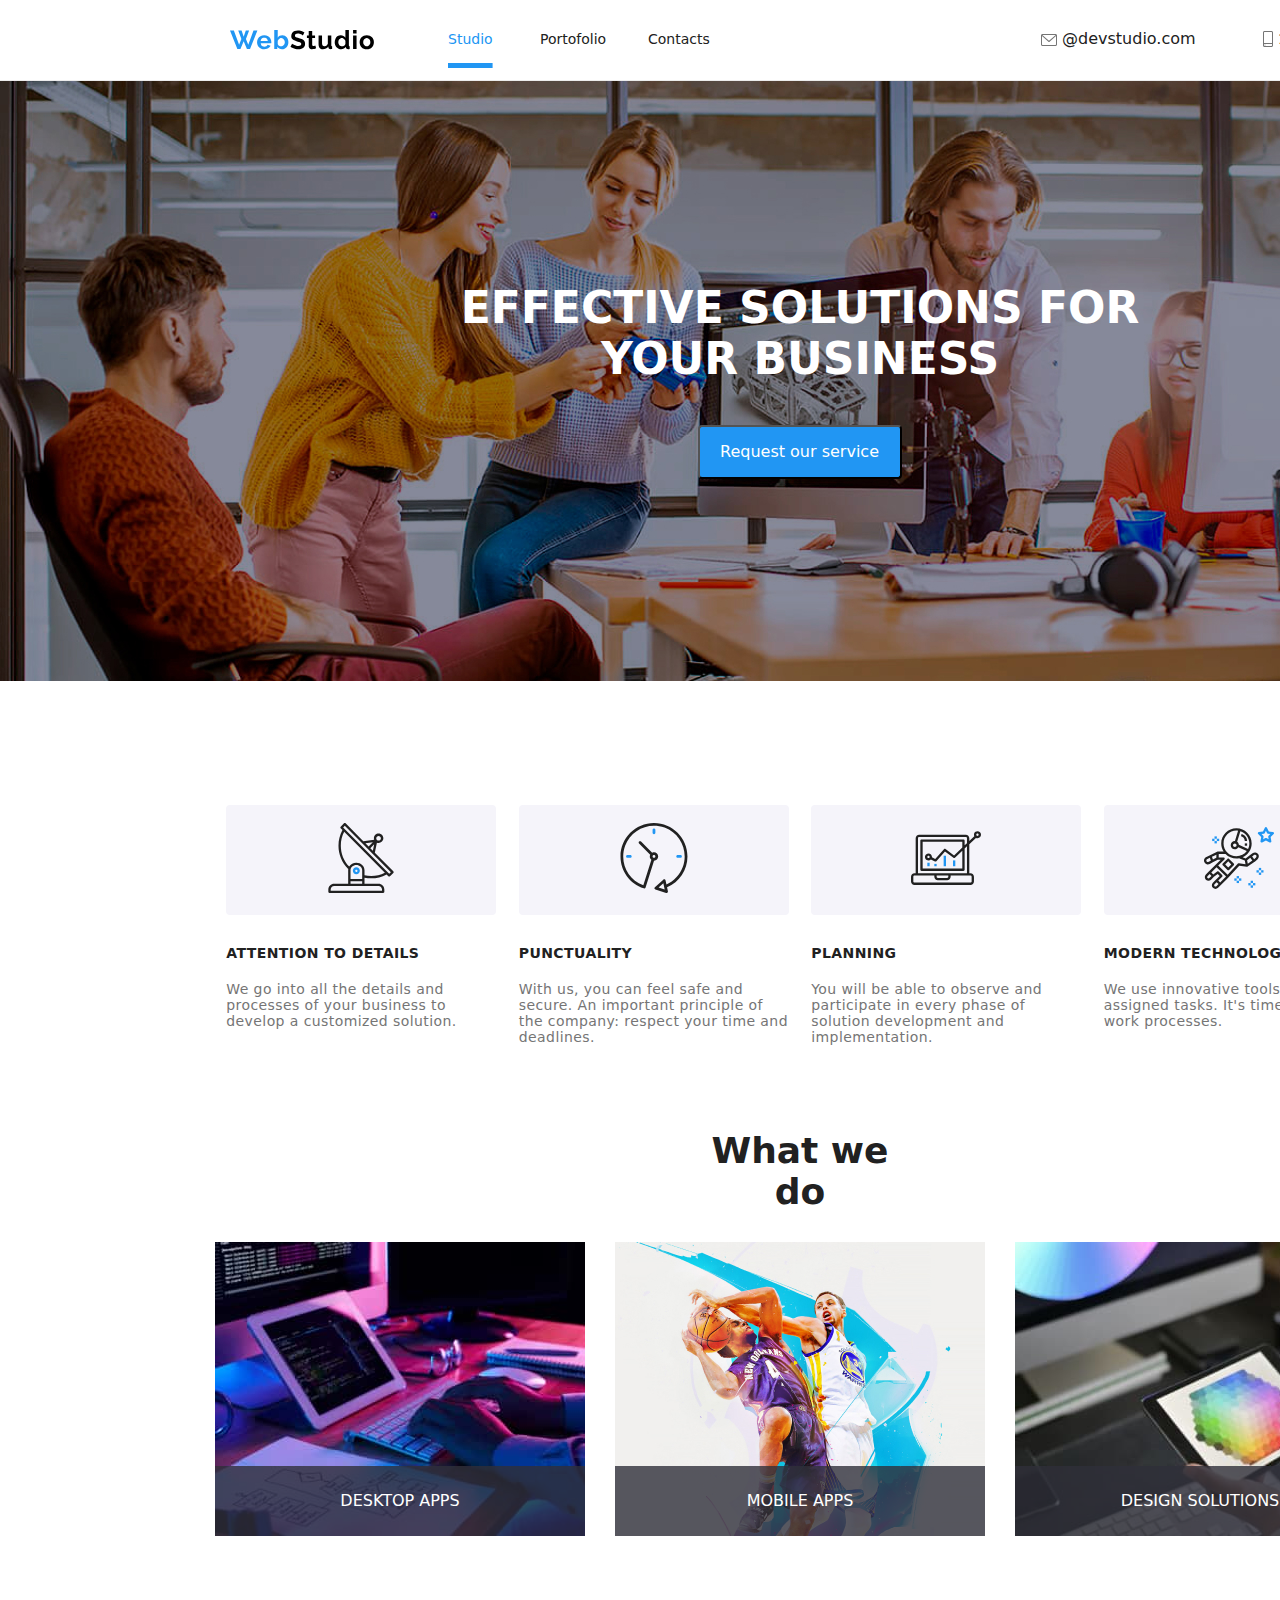
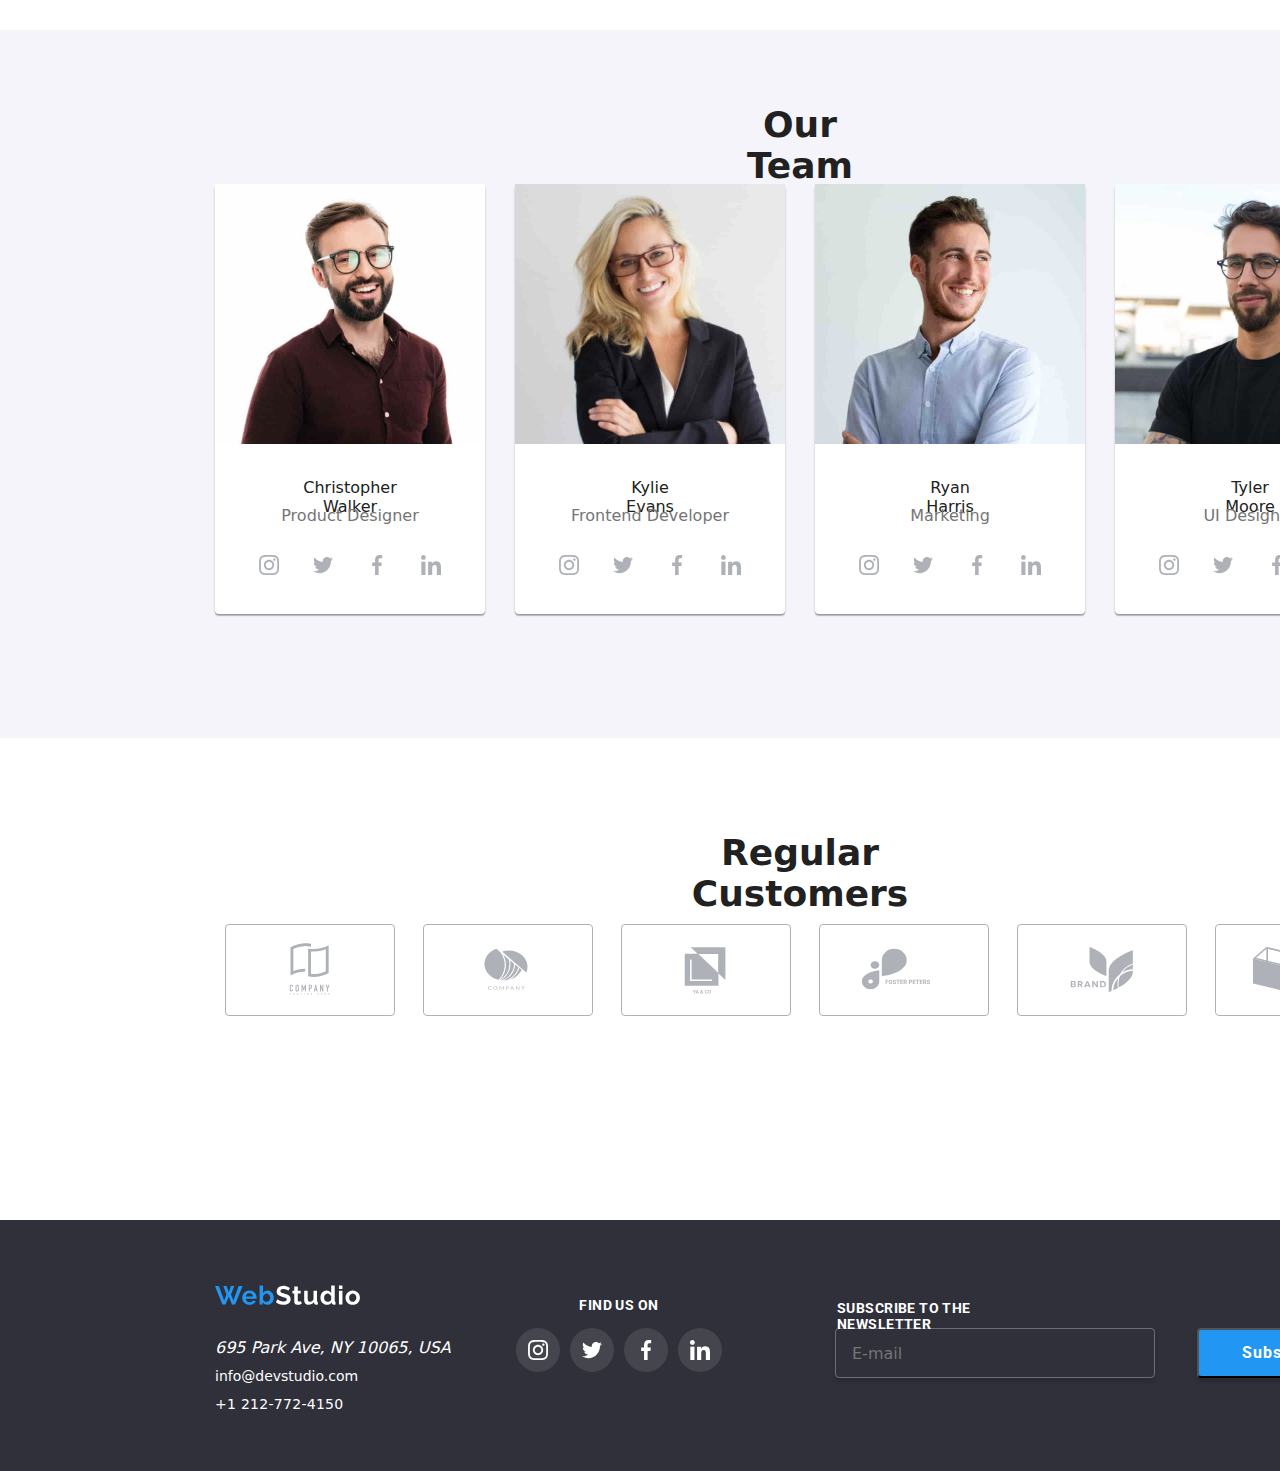
<file: index.html>
<!DOCTYPE html>
<html lang="en">
  <head>
    <link rel="preconnect" href="https://fonts.googleapis.com" />
    <link rel="preconnect" href="https://fonts.gstatic.com" crossorigin />
    <link
      href="https://fonts.googleapis.com/css2?family=Raleway:wght@700&family=Roboto:wght@400;500;700;900&display=swap"
      rel="stylesheet"
    />
    <link rel="preconnect" href="https://fonts.googleapis.com" />
    <link rel="preconnect" href="https://fonts.gstatic.com" crossorigin />
    <link
      href="https://fonts.googleapis.com/css2?family=Raleway:wght@700&display=swap"
      rel="stylesheet"
    />
    <meta charset="UTF-8" />
    <meta http-equiv="X-UA-Compatible" content="IE=edge" />
    <meta name="viewport" content="width=device-width, initial-scale=1.0" />
    <link rel="stylesheet" href="/modern-normalize.css" />
    <link rel="stylesheet" href="./css/styles.css" />
    <title>Studio</title>
  </head>
  <body class="general-container">
    <!--Header section-->
    <header class="global-container">
      <a class="logo-img" href="./index.html">
        <img src="./logo/WebStudio.svg" alt="WebStudio" />
      </a>
      <button class="menu-button js-open-menu">
        <svg id="icon-hamburger-menu-svgrepo-com" viewBox="0 0 40 40">
          <path
            d="M34.583 11.667c0 0.69-0.56 1.25-1.25 1.25h-26.667c-0.69 0-1.25-0.56-1.25-1.25s0.56-1.25 1.25-1.25h26.667c0.69 0 1.25 0.56 1.25 1.25z"
          ></path>
          <path
            d="M34.583 20c0 0.69-0.56 1.25-1.25 1.25h-26.667c-0.69 0-1.25-0.56-1.25-1.25s0.56-1.25 1.25-1.25h26.667c0.69 0 1.25 0.56 1.25 1.25z"
          ></path>
          <path
            d="M34.583 28.333c0 0.69-0.56 1.25-1.25 1.25h-26.667c-0.69 0-1.25-0.56-1.25-1.25s0.56-1.25 1.25-1.25h26.667c0.69 0 1.25 0.56 1.25 1.25z"
          ></path>
        </svg>
      </button>

      <!--NAVIGATION SECTION-->
      <nav class="main-navigation">
        <ul class="links">
          <li class="studio-activ" >
            <a href="./index.html" aria-current="page">Studio</a>
          </li>
          <li class="portofolio1">
            <a  href="./portofolio.html">Portofolio</a>
          </li>
          <li class="contacts1">
            <a  href="#contacts">Contacts</a>
          </li>
        </ul>
      </nav>

      <div class="contacts">
        <div class="contacts-email">
          <a href="mailto:info@devstudio.com">@devstudio.com</a>
          <svg
            class="contacts-email-header-icon"
            width="16"
            height="12"
            viewBox="0 0 16 12"
            fill="currentColor"
            xmlns="http://www.w3.org/2000/svg"
          >
            <path
              d="M14.5 0H1.50001C0.672854 0 0 0.672853 0 1.50001V10.5C0 11.3271 0.672854 12 1.50001 12H14.5C15.3271 12 16 11.3271 16 10.5V1.50001C16 0.672853 15.3271 0 14.5 0ZM14.5 0.999994C14.5679 0.999994 14.6325 1.01409 14.6916 1.0387L8 6.83838L1.30833 1.0387C1.36742 1.01412 1.43204 0.999994 1.49998 0.999994H14.5ZM14.5 11H1.50001C1.22414 11 0.999996 10.7759 0.999996 10.5V2.09521L7.67236 7.87792C7.76661 7.95944 7.8833 7.99999 8 7.99999C8.1167 7.99999 8.23339 7.95948 8.32764 7.87792L15 2.09521V10.5C15 10.7759 14.7759 11 14.5 11Z"
            />
          </svg>
        </div>
        <div class="contacts-phone">
          <a href="tel:+1212-772-4150"> 1 212-772-4150</a>
          <svg
            class="contacts-phone-header-icon"
            width="10"
            height="16"
            viewBox="0 0 10 16"
            fill="currentColor"
            xmlns="http://www.w3.org/2000/svg"
          >
            <path
              d="M8.5 0H1.5C0.672848 0 0 0.672848 0 1.5V14.5C0 15.3272 0.672848 16 1.5 16H8.5C9.32715 16 10 15.3272 10 14.5V1.5C10 0.672848 9.32715 0 8.5 0ZM1.5 1H8.5C8.77588 1 9 1.22412 9 1.5V12H1V1.5C1 1.22412 1.22412 1 1.5 1ZM8.5 15H1.5C1.22412 15 1 14.7759 1 14.5V13H9V14.5C9 14.7759 8.77588 15 8.5 15Z"
            />
            <path
              d="M2.35355 13.7389C2.54882 13.9211 2.54882 14.2166 2.35355 14.3988C2.15828 14.5811 1.84172 14.5811 1.64645 14.3988C1.45118 14.2166 1.45118 13.9211 1.64645 13.7389C1.84172 13.5566 2.15828 13.5566 2.35355 13.7389Z"
              fill="#757575"
            />
          </svg>
        </div>
      </div>
    </header>

    <!-- Main section -->
    <main class="principal-container">
      <div class="background">
        <h1 class="skills-list">EFFECTIVE SOLUTIONS FOR YOUR BUSINESS</h1>
        <button data-modal-open type="button" class="button-book-a-service">
          <span class="request">Request our service</span>
        </button>
      </div>
      <!---------------------------------Modal------------------------------------>
      <div class="modal is-hidden is-active" data-modal>
        <div class="modal-content">
          <button data-modal-close class="close-btn">
            <svg class="icon-modal-close">
              <use href="./icons/symbol-defs.svg#icon-close"></use>
            </svg>
          </button>
          <form class="modal-form">
            <p class="top-paragraph">
              Leave your information and we'll call you back
            </p>
            <label class="modal-label"
              >Name
              <input type="text" name="name" />
              <svg class="input-svg">
                <use href="./icons/symbol-defs.svg#icon-person-black"></use>
              </svg>
            </label>
            <label class="modal-label"
              >Telephone
              <input type="tel" name="phone" />
              <svg class="input-svg">
                <use href="./icons/symbol-defs.svg#icon-phone-black"></use>
              </svg>
            </label>
            <label class="modal-label"
              >E-mail
              <input type="email" name="email" id="user_email" />
              <svg class="input-svg">
                <use href="./icons/symbol-defs.svg#icon-email-black"></use>
              </svg>
            </label>
            <label class="modal-label-textarea"
              >Comments
              <textarea
                name="comments"
                rows="8"
                placeholder="Enter the text"
              ></textarea>
            </label>
            <label class="label-checkbox">
              <input
                type="checkbox"
                class="checkmark"
                name="agreement"
                value="agree"
              />
              <svg class="icon2 not-checked" width="16px" height="15px">
                <use href="./icons/symbol-defs.svg#icon-Vector"></use>
              </svg>
              <p class="terms-paragraph">
                I agree with the letter and accept the
                <span><a href="">Terms and Conditions</a></span>
              </p>
            </label>
            <button type="submit">Send</button>
          </form>
        </div>
      </div>

      <!-- ATTENTION TO DETAILS --->
        <section class="first-section">
          <div class="specific-works">
            <div class="first-section-icons">
              <a href="" class="antenna" aria-label="Satelite-antenna">
                <svg>
                  <use href="icons/symbol-defs.svg#icon-antenna"></use>
                </svg>
              </a>
            </div>
            <h3 class="subtitle">ATTENTION TO DETAILS</h3>
            <p class="explanation">
              We go into all the details and processes of your business to
              develop a customized solution.
            </p>
          </div>
          <div class="specific-works">
            <div class="first-section-icons">
              <a href="" class="antenna" aria-label="Clock">
                <svg>
                  <use href="icons/symbol-defs.svg#icon-clock"></use>
                </svg>
              </a>
            </div>
            <h3 class="subtitle">PUNCTUALITY</h3>
            <p class="explanation">
              With us, you can feel safe and secure. An important principle of
              the company: respect your time and deadlines.
            </p>
          </div>
          <div class="specific-works">
            <div class="first-section-icons">
              <a href="" class="antenna" aria-label="Diagram">
                <svg>
                  <use href="icons/symbol-defs.svg#icon-diagram"></use>
                </svg>
              </a>
            </div>
            <h3 class="subtitle">PLANNING</h3>
            <p class="explanation">
              You will be able to observe and participate in every phase of
              solution development and implementation.
            </p>
          </div>
          <div class="specific-works">
            <div class="first-section-icons">
              <a href="" class="antenna" aria-label="Astronaut">
                <svg>
                  <use href="icons/symbol-defs.svg#icon-astronaut"></use>
                </svg>
              </a>
            </div>
            <h3 class="subtitle">MODERN TECHNOLOGIES</h3>
            <p class="explanation">
              We use innovative tools to solve assigned tasks. It's time to
              simplify work processes.
            </p>
          </div>
        </section>

        <!-- What we do section -->
      <section class="screens">
        <div class="screens-title">
        <h2 class="second-part">What we do</h2>
         </div>
        <ul class="screenshots">
          <li class="photos">
        <a href="" class="screenshot-one">
          <img
            src="./images/img1.jpg"
            alt="Tastatura pe birou, tableta in fata si tastam de zor"
            width="370"
            height="294"
          ></a>
          <span class="label">desktop apps</span>
          </li>
          <li class="photos">
        <a href="" class="screenshot-two">
          <img
            src="./images/imag2.jpg"
            alt="Verificarea rezultatelor pe mobil"
            width="370"
            height="294"
          ></a>
          <span class="label">mobile apps</span>
          </li>
          <li class="photos">
        <a href="" class="screenshot-three">
          <img
            src="./images/img3.jpg"
            alt="Verificarea rezultatelor pe tableta"
            width="370"
            height="294"
          ></a>
          <span class="label">design solutions</span>
          </li>
          </ul>
      </section>
      <section class="team">
        <div class="team-title">
          <h2 class="third-part">Our Team</h2>
        </div>
        <ul class="team-composition">
          <li class="member-one">
            <figure class="individual-cards">
              <picture>
                <source
                  media="(min-width:428px) and (max-width:767px)"
                  srcset="
                  ./images/team 1.jpg,
                  ./images/team 1-2x.jpg
                  "
                />
                <source
                  media="(min-width:768px) and (max-width:1157px)"
                  srcset="
                  ./images/team 1.jpg,
                  ./images/team 1-2x.jpg
                  "
                />
                <source
                  media="(min-width:1158px)"
                  srcset="
                  ./images/team 1.jpg,
                  ./images/team 1-2x.jpg
                  "
                />
                <img
                  src="images/team 1.jpg"
                  alt="team member Christopher Walker"
                  style="width: 100%"
                />
              </picture>
              <figcaption class="cards">
                <h3 class="member-product-designer">Christopher Walker</h3>
                <p class="member-position">Product Designer</p>
              </figcaption>
            </figure>
            <div class="icons-list">
              <a
                href="https://www.instagram.com/"
                class="icon"
                aria-label="Instagram"
              >
                <svg class="svg-icon">
                  <use href="./icons/symbol-defs.svg#icon-instagram"></use>
                </svg>
              </a>
              <a
                href="https://www.twitter.com/"
                class="icon"
                aria-label="Twitter"
              >
                <svg class="svg-icon">
                  <use href="./icons/symbol-defs.svg#icon-twitter"></use>
                </svg>
              </a>
              <a
                href="https://www.facebook.com/"
                class="icon"
                aria-label="Facebook"
              >
                <svg class="svg-icon">
                  <use href="./icons/symbol-defs.svg#icon-facebook"></use>
                </svg>
              </a>
              <a
                href="https://www.linkedin.com/"
                class="icon"
                aria-label="Linkedin"
              >
                <svg class="svg-icon">
                  <use href="./icons/symbol-defs.svg#icon-linkedin"></use>
                </svg>
              </a>
            </div>
          </li>
          <li class="member-two">
            <figure class="individual-cards">
              <picture>
                <source
                  media="(min-width:428px) and (max-width:767px)"
                  srcset="
                  ./images/team 2.jpg,
                  ./images/team 2-2x.jpg
                  "
                />
                <source
                  media="(min-width:768px) and (max-width:1157px)"
                  srcset="
                  ./images/team 2.jpg,
                  ./images/team 2-2x.jpg
                  "
                />
                <source
                  media="(min-width:1158px)"
                  srcset="
                  ./images/team 2.jpg,
                  ./images/team 2-2x.jpg
                  "
                />
                <img
                  src="images/team 2.jpg"
                  alt="team member Kylie Evans"
                  style="width: 100%"
                />
              </picture>
              <figcaption class="cards">
                <h3 class="member-frontend-developer">Kylie Evans</h3>
                <p class="member-position">Frontend Developer</p>
              </figcaption>
            </figure>
            <div class="icons-list">
              <a
                href="https://www.instagram.com/"
                class="icon"
                aria-label="Instagram"
              >
                <svg class="svg-icon">
                  <use href="./icons/symbol-defs.svg#icon-instagram"></use>
                </svg>
              </a>
              <a
                href="https://www.twitter.com/"
                class="icon"
                aria-label="Twitter"
              >
                <svg class="svg-icon">
                  <use href="./icons/symbol-defs.svg#icon-twitter"></use>
                </svg>
              </a>
              <a
                href="https://www.facebook.com/"
                class="icon"
                aria-label="Facebook"
              >
                <svg class="svg-icon">
                  <use href="./icons/symbol-defs.svg#icon-facebook"></use>
                </svg>
              </a>
              <a
                href="https://www.linkedin.com/"
                class="icon"
                aria-label="Linkedin"
              >
                <svg class="svg-icon">
                  <use href="./icons/symbol-defs.svg#icon-linkedin"></use>
                </svg>
              </a>
            </div>
          </li>
          <li class="member-three">
            <figure class="individual-cards">
              <picture>
                <source
                  media="(min-width:428px) and (max-width:767px)"
                  srcset="./images/team 3.jpg,
                  ./images/team 3-2x.jpg"
                />
                <source
                  media="(min-width:768px) and (max-width:1157px)"
                  srcset="./images/team 3.jpg,
                  ./images/team 3-2x.jpg"
                />
                <source
                  media="(min-width:1158px)"
                  srcset="./images/team 3.jpg,
                  ./images/team 3-2x.jpg"
                />
                <img
                  src="images/team 3.jpg"
                  alt="team member Ryan Harris"
                  style="width: 100%"
                />
              </picture>
              <figcaption class="cards">
                <h3 class="member-marketing">Ryan Harris</h3>
                <p class="member-position">Marketing</p>
              </figcaption>
            </figure>
            <div class="icons-list">
              <a
                href="https://www.instagram.com/"
                class="icon"
                aria-label="Instagram"
              >
                <svg class="svg-icon">
                  <use href="./icons/symbol-defs.svg#icon-instagram"></use>
                </svg>
              </a>
              <a
                href="https://www.twitter.com/"
                class="icon"
                aria-label="Twitter"
              >
                <svg class="svg-icon">
                  <use href="./icons/symbol-defs.svg#icon-twitter"></use>
                </svg>
              </a>
              <a
                href="https://www.facebook.com/"
                class="icon"
                aria-label="Facebook"
              >
                <svg class="svg-icon">
                  <use href="./icons/symbol-defs.svg#icon-facebook"></use>
                </svg>
              </a>
              <a
                href="https://www.linkedin.com/"
                class="icon"
                aria-label="Linkedin"
              >
                <svg class="svg-icon">
                  <use href="./icons/symbol-defs.svg#icon-linkedin"></use>
                </svg>
              </a>
            </div>
          </li>
          <li class="member-four">
            <figure class="individual-cards">
              <picture>
                <source
                  media="(min-width:428px) and (max-width:767px)"
                  srcset="./images/team 4.jpg,
                  ./images/team 3-2x.jpg"
                />
                <source
                  media="(min-width:768px) and (max-width:1157px)"
                  srcset="./images/team 4.jpg,
                  ./images/team 3-2x.jpg"
                />
                <source
                  media="(min-width:1158px)"
                  srcset="./images/team 4.jpg,
                  ./images/team 3-2x.jpg"
                />
                <img
                  src="images/team 4.jpg"
                  alt="team member Kylie Evans"
                  style="width: 100%"
                />
              </picture>
              <figcaption class="cards">
                <h3 class="member-ui-designer">Tyler Moore</h3>
                <p class="member-position">UI Designer</p>
              </figcaption>
            </figure>
            <div class="icons-list">
              <a
                href="https://www.instagram.com/"
                class="icon"
                aria-label="Instagram"
              >
                <svg class="svg-icon">
                  <use href="./icons/symbol-defs.svg#icon-instagram"></use>
                </svg>
              </a>
              <a
                href="https://www.twitter.com/"
                class="icon"
                aria-label="Twitter"
              >
                <svg class="svg-icon">
                  <use href="./icons/symbol-defs.svg#icon-twitter"></use>
                </svg>
              </a>
              <a
                href="https://www.facebook.com/"
                class="icon"
                aria-label="Facebook"
              >
                <svg class="svg-icon">
                  <use href="./icons/symbol-defs.svg#icon-facebook"></use>
                </svg>
              </a>
              <a
                href="https://www.linkedin.com/"
                class="icon"
                aria-label="Linkedin"
              >
                <svg class="svg-icon">
                  <use href="./icons/symbol-defs.svg#icon-linkedin"></use>
                </svg>
              </a>
            </div>
          </li>
        </ul>
      </section>
      <section class="last-section">
      <div class="regular-customers">
        <h2 class="fourth-part">Regular Customers</h2>
        <ul class="logo-customer">
          <li>
            <a href="" class="logos" aria-label="Logo">
            <svg>
             <use href="icons/symbol-defs.svg#icon-Logo-1"></use>
            </svg>
           </a>
          </li>
          <li >
            <a href="" class="logos" aria-label="Logo">
            <svg>
             <use href="icons/symbol-defs.svg#icon-Logo-2"></use>
            </svg>
           </a>
          </li>
          <li >
           <a href="" class="logos" aria-label="Logo">
            <svg>
             <use href="icons/symbol-defs.svg#icon-Logo"></use>
            </svg>
           </a> 
          </li>
          <li>
            <a href="" class="logos" aria-label="Logo">
            <svg>
             <use href="icons/symbol-defs.svg#icon-Logo-4"></use>
            </svg>
           </a>
          </li>
          <li >
            <a href="" class="logos" aria-label="Logo">
            <svg>
             <use href="icons/symbol-defs.svg#icon-Logo-5"></use>
            </svg>
           </a>
          </li>
          <li >
          <a href="" class="logos" aria-label="Logo">
            <svg>
             <use href="icons/symbol-defs.svg#icon-Logo-6"></use>
            </svg>
           </a>
           </li>
        </ul>
      </div>
      </section>
    </main>

    <!--FOOTER-->
  
    <footer>
      <div class="under-page-container">
        <ul class="under-page-menu">
          <li class="submenu">
            <a href="index.html" class="footer-logo">
              <img
                src="./images/WebStudiofooter.svg"
                alt="WebStudio"
                width="145"
              />
            </a>
          </li>
          <li class="submenu">
            <address>695 Park Ave, NY 10065, USA</address>
          </li>
          <li class="submenu">
            <a class="contacts-mail" href="mailto:info@devstudio.com"
              >info@devstudio.com</a
            >
          </li>
          <li class="submenu">
            <a class="contacts-telephone" href="tel:+1212-772-4150"
              >+1 212-772-4150</a
            >
          </li>
        </ul>
        <div class="footer-icons-list">
          <div class="find-us">
            <span>find us on</span>
          </div>
          <a
            href="https://www.instagram.com/"
            class="footer-icon"
            aria-label="Instagram"
          >
            <svg>
              <use href="./icons/symbol-defs.svg#icon-instagram"></use>
            </svg>
          </a>
          <a
            href="https://www.twitter.com/"
            class="footer-icon"
            aria-label="Twitter"
          >
            <svg>
              <use href="./icons/symbol-defs.svg#icon-twitter"></use>
            </svg>
          </a>
          <a
            href="https://www.facebook.com/"
            class="footer-icon"
            aria-label="Facebook"
          >
            <svg>
              <use href="./icons/symbol-defs.svg#icon-facebook"></use>
            </svg>
          </a>
          <a
            href="https://www.linkedin.com/"
            class="footer-icon"
            aria-label="Linkedin"
          >
            <svg>
              <use href="./icons/symbol-defs.svg#icon-linkedin"></use>
            </svg>
          </a>
        </div>

        <form
          class="newsletter-subscribe"
          action=""
          autocomplete="on"
          novalidate
        >
          <label class="signup-label" for="newsletter"
            >Subscribe to the newsletter
          </label>
          <input
            class="email-input"
            type="email"
            name="email"
            id="newsletter"
            placeholder="E-mail"
          />
          <button class="subscribe-button" type="submit">Subscribe</button>
          <img
            style="height: 24px; width: 24px"
            src="./images/icon-send.svg"
            alt="email sent"
          />
        </form>
      </div>
    </footer>
    <div class="js-menu-container">
      <button class="menu-button js-close-menu">
        <svg
          fill="currentColor"
          viewBox="0 0 20 20"
          xmlns="http://www.w3.org/2000/svg"
          width="40"
          height="40"
        >
          <path
            fill-rule="evenodd"
            d="M4.293 4.293a1 1 0 011.414 0L10 8.586l4.293-4.293a1 1 0 111.414 1.414L11.414 10l4.293 4.293a1 1 0 01-1.414 1.414L10 11.414l-4.293 4.293a1 1 0 01-1.414-1.414L8.586 10 4.293 5.707a1 1 0 010-1.414z"
            clip-rule="evenodd"
          ></path>
        </svg>
      </button>
      <nav class="backdrop-navigation">
        <ul class="backdrop-links">
          <li class="backdrop-page-one">
            <a href="./index.html" aria-current="page">Studio</a>
          </li>
          <li class="backdrop-page-two">
            <a href="./portfolio.html">Portfolio</a>
          </li>
          <li class="backdrop-page-three"><a href="#Contacts">Contacts</a></li>
        </ul>
      </nav>
      <div class="backdrop-contacts-phone">
        <a href="tel:+1212-772-4150"> 1 212-772-4150</a>
      </div>
      <div class="backdrop-contacts-email">
        <a href="mailto:info@devstudio.com">@devstudio.com</a>
      </div>
      <ul class="backdrop-social">
        <li class="backdrop-social-istagram">
          <a href="https://www.instagram.com/" aria-label="Instagram"
            >Instagram</a
          >
        </li>
        <li class="backdrop-social-twitter">
          <a href="https://www.twitter.com/" aria-label="Twitter">Twitter</a>
        </li>
        <li class="backdrop-social-facebook">
          <a href="https://www.facebook.com/" aria-label="Facebook">Facebook</a>
        </li>
        <li class="backdrop-social-twitter">
          <a href="https://www.linkedin.com/" aria-label="Linkedin">Linkedin</a>
        </li>
      </ul>
    </div>
    <script src="./js/modal.js"></script>
    <script src="./js/mobile-menu.js"></script>
  </body>
</html>
</file>
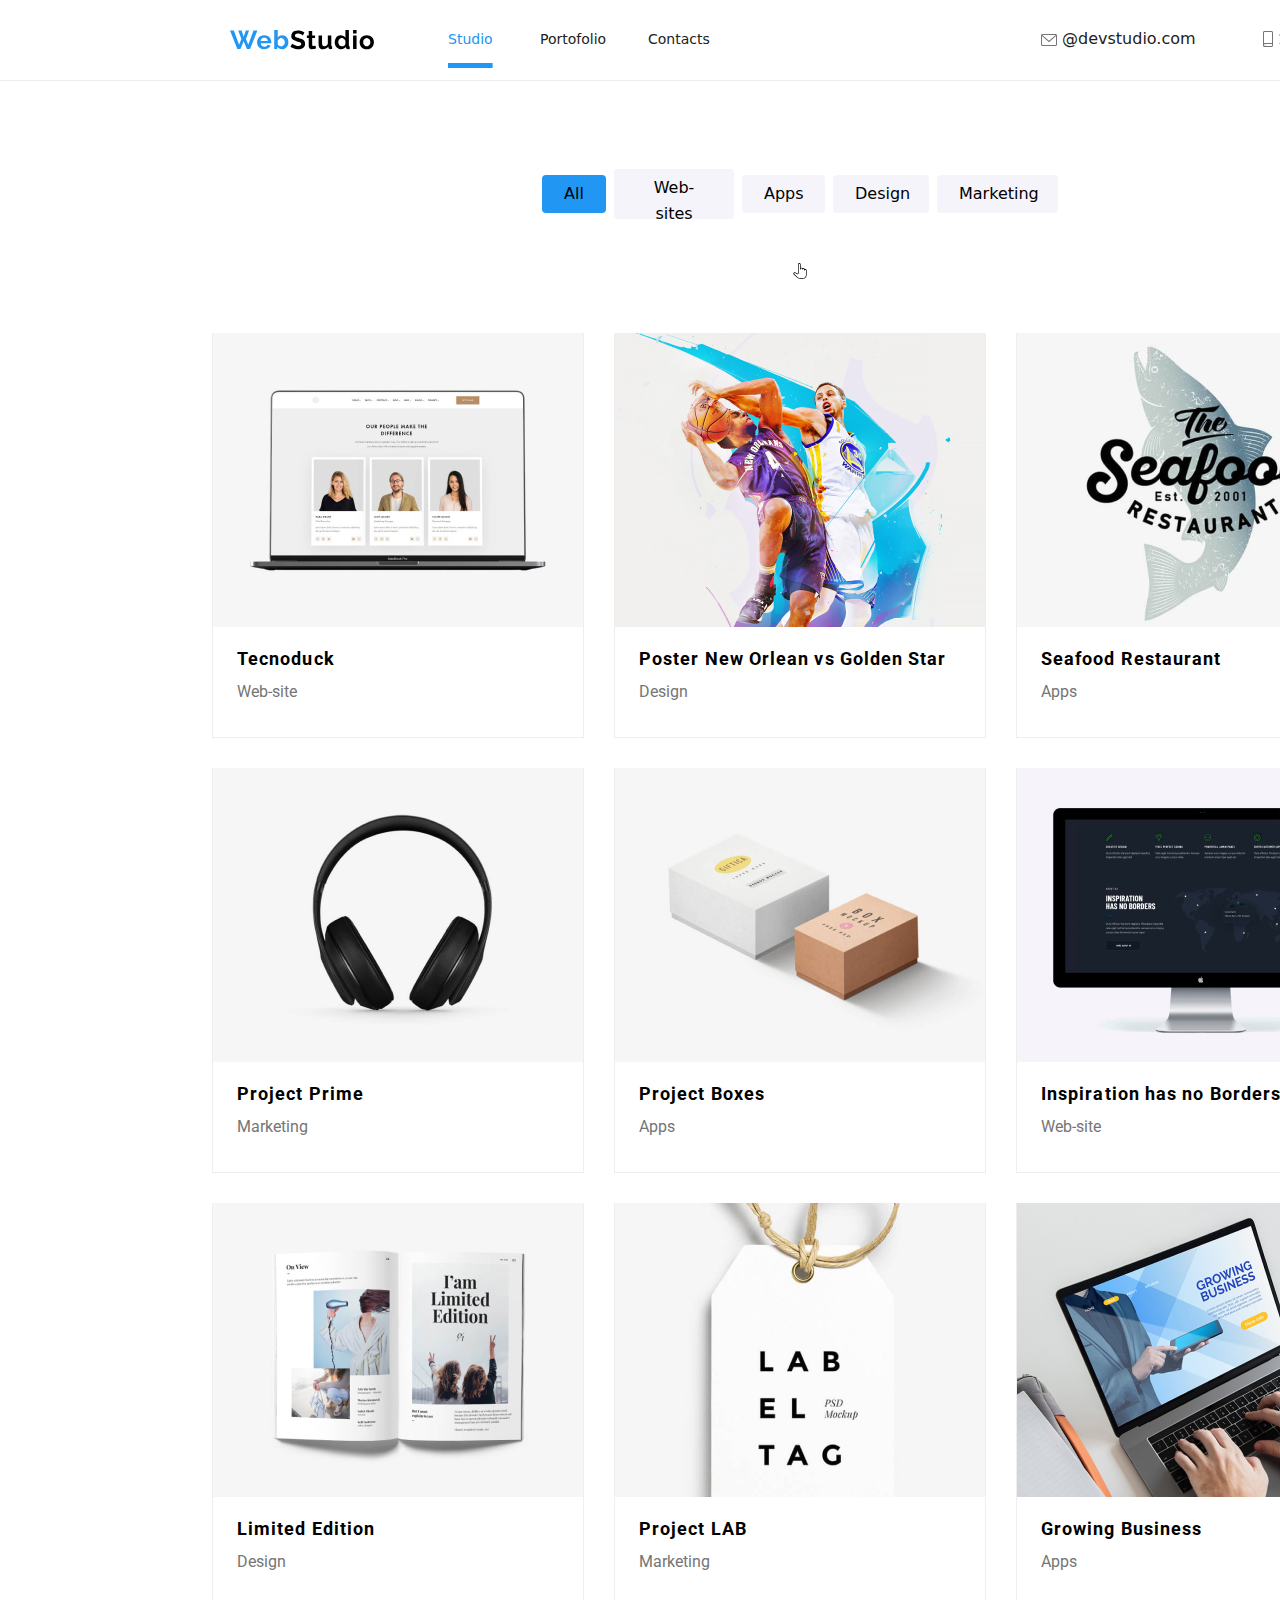
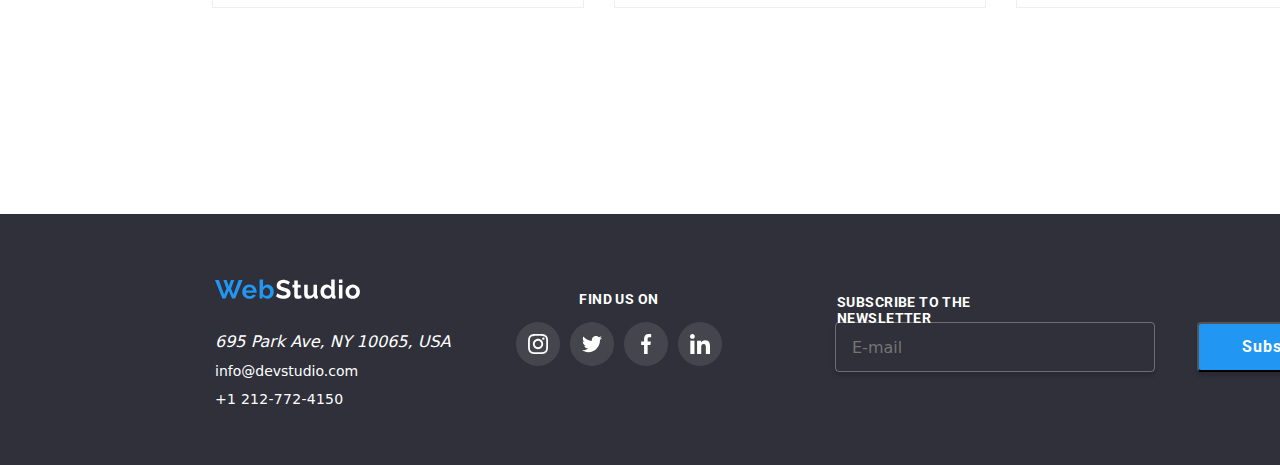
<file: portofolio.html>
<!DOCTYPE html>
<html lang="en">
  <head>
    <meta charset="UTF-8" />
    <meta name="viewport" content="width=device-width, initial-scale=1.0" />
    <title>Portofolio</title>
    <link rel="stylesheet" href="/modern-normalize.css" />
    <link rel="preconnect" href="https://fonts.googleapis.com" />
    <link rel="preconnect" href="https://fonts.gstatic.com" crossorigin />
    <link
      href="https://fonts.googleapis.com/css2?family=Raleway:wght@700&family=Roboto:wght@400;500;700;900&display=swap"
      rel="stylesheet"
    />
    <link rel="stylesheet" href="./css/styles.css" />
    <title>Portfolio</title>
  </head>
  <body class="general-container">
    <!--Header section-->
    <header class="global-container">
      <a class="logo-img" href="./index.html">
        <img src="./logo/WebStudio.svg" alt="WebStudio" />
      </a>
      <button class="menu-button js-open-menu">
        <svg id="icon-hamburger-menu-svgrepo-com" viewBox="0 0 40 40">
          <path
            d="M34.583 11.667c0 0.69-0.56 1.25-1.25 1.25h-26.667c-0.69 0-1.25-0.56-1.25-1.25s0.56-1.25 1.25-1.25h26.667c0.69 0 1.25 0.56 1.25 1.25z"
          ></path>
          <path
            d="M34.583 20c0 0.69-0.56 1.25-1.25 1.25h-26.667c-0.69 0-1.25-0.56-1.25-1.25s0.56-1.25 1.25-1.25h26.667c0.69 0 1.25 0.56 1.25 1.25z"
          ></path>
          <path
            d="M34.583 28.333c0 0.69-0.56 1.25-1.25 1.25h-26.667c-0.69 0-1.25-0.56-1.25-1.25s0.56-1.25 1.25-1.25h26.667c0.69 0 1.25 0.56 1.25 1.25z"
          ></path>
        </svg>
      </button>
      
           <!--NAVIGATION SECTION-->
           <nav class="main-navigation">
            <ul class="links">
              <li class="studio-activ" >
                <a href="./index.html" aria-current="page">Studio</a>
              </li>
              <li class="portofolio1">
                <a  href="./portofolio.html">Portofolio</a>
              </li>
              <li class="contacts1">
                <a  href="#contacts">Contacts</a>
              </li>
            </ul>
          </nav>
    
          <div class="contacts">
            <div class="contacts-email">
              <a href="mailto:info@devstudio.com">@devstudio.com</a>
              <svg
                class="contacts-email-header-icon"
                width="16"
                height="12"
                viewBox="0 0 16 12"
                fill="currentColor"
                xmlns="http://www.w3.org/2000/svg"
              >
                <path
                  d="M14.5 0H1.50001C0.672854 0 0 0.672853 0 1.50001V10.5C0 11.3271 0.672854 12 1.50001 12H14.5C15.3271 12 16 11.3271 16 10.5V1.50001C16 0.672853 15.3271 0 14.5 0ZM14.5 0.999994C14.5679 0.999994 14.6325 1.01409 14.6916 1.0387L8 6.83838L1.30833 1.0387C1.36742 1.01412 1.43204 0.999994 1.49998 0.999994H14.5ZM14.5 11H1.50001C1.22414 11 0.999996 10.7759 0.999996 10.5V2.09521L7.67236 7.87792C7.76661 7.95944 7.8833 7.99999 8 7.99999C8.1167 7.99999 8.23339 7.95948 8.32764 7.87792L15 2.09521V10.5C15 10.7759 14.7759 11 14.5 11Z"
                />
              </svg>
            </div>
            <div class="contacts-phone">
              <a href="tel:+1212-772-4150"> 1 212-772-4150</a>
              <svg
                class="contacts-phone-header-icon"
                width="10"
                height="16"
                viewBox="0 0 10 16"
                fill="currentColor"
                xmlns="http://www.w3.org/2000/svg"
              >
                <path
                  d="M8.5 0H1.5C0.672848 0 0 0.672848 0 1.5V14.5C0 15.3272 0.672848 16 1.5 16H8.5C9.32715 16 10 15.3272 10 14.5V1.5C10 0.672848 9.32715 0 8.5 0ZM1.5 1H8.5C8.77588 1 9 1.22412 9 1.5V12H1V1.5C1 1.22412 1.22412 1 1.5 1ZM8.5 15H1.5C1.22412 15 1 14.7759 1 14.5V13H9V14.5C9 14.7759 8.77588 15 8.5 15Z"
                />
                <path
                  d="M2.35355 13.7389C2.54882 13.9211 2.54882 14.2166 2.35355 14.3988C2.15828 14.5811 1.84172 14.5811 1.64645 14.3988C1.45118 14.2166 1.45118 13.9211 1.64645 13.7389C1.84172 13.5566 2.15828 13.5566 2.35355 13.7389Z"
                  fill="#757575"
                />
              </svg>
            </div>
          </div>
    </header>
    <!--MOTHER SECTION-->
    <main class="main-container">
      <div class="button-container">
        <button class="all-button" type="button">All</button>
        <button class="web-button" type="button">Web-sites</button>
        <button class="app-button" type="button">Apps</button>
        <button class="design-button" type="button">Design</button>
        <button class="marketing-button" type="button">Marketing</button>
      </div>
      <a href="-" class="pointer">
        <img src="./images/finger.svg" alt="pointer" />
      </a>
            <!--All Projects-->
            <section class="content-container">
        <div class="image-container">
          <div class="tecno">
            <picture class="web">
              <source
                media="(min-width:428px) and (max-width:767px)"
                srcset="
                images/imag1.jpg, 
                images/imag1-2x.jpg
                "
              />
              <source
                media="(min-width:768px) and (max-width:1157px)"
                srcset="
                images/imag1.jpg, 
                images/imag1-2x.jpg
                "
              />
              <source
                media="(min-width:1158px)"
                srcset="
                images/imag1.jpg, 
                images/imag1-2x.jpg
                "
              />
              <img
                src="./images/imag1.jpg"
                alt="tecnoduck"
                style="width: auto"
              />
            </picture>
            <div class="overlay">
              <p>
                Technoduck is a state-of-the-art coronavirus distribution
                platform.Companies use this platform for digital
                espionage and attacks on competitors' secure servers.
              </p>
            </div>
          </div>
          <div class="aditional-info">
            <h4 class="title">Tecnoduck</h4>
            <p class="category">Web-site</p>
          </div>
        </div>
        <div class="image-container">
          <div class="basketball">
            <picture class="design">
              <source
                media="(min-width:428px) and (max-width:767px)"
                srcset="
                images/imag2.jpg, 
                images/imag2-2x.jpg
                "
              />
              <source
                media="(min-width:768px) and (max-width:1157px)"
                srcset="
                images/imag2.jpg, 
                images/imag2-2x.jpg
                "
              />
              <source
                media="(min-width:1158px)"
                srcset="
                images/imag2.jpg, 
                images/imag2-2x.jpg
                "
              />
              <img
                src="./images/imag2.jpg"
                alt="posterNewOrleans"
                style="width: auto"
              />
            </picture>
            <div class="overlay">
              <p>
                Technoduck is a state-of-the-art coronavirus distribution
                platform.Companies use this platform for digital
                espionage and attacks on competitors' secure servers.
              </p>
            </div>
          </div>
          <div class="aditional-info">
            <h4 class="title">Poster New Orlean vs Golden Star</h4>
            <p class="category">Design</p>
          </div>
        </div>
        <div class="image-container">
          <div class="sea-food">
            <picture class="apps">
              <source
                media="(min-width:428px) and (max-width:767px)"
                srcset="
                images/imag3.jpg, 
                images/imag3-2x.jpg
                "
              />
              <source
                media="(min-width:768px) and (max-width:1157px)"
                srcset="
                images/imag3.jpg, 
                images/imag3-2x.jpg
                "
              />
              <source
                media="(min-width:1158px)"
                srcset="
                images/imag3.jpg, 
                images/imag3-2x.jpg
                "
              />
              <img src="images/imag3.jpg" alt="seafood" style="width: auto" />
            </picture>
            <div class="overlay">
              <p>
                Technoduck is a state-of-the-art coronavirus distribution
                platform. Companies use this platform for digital espionage and
                attacks on competitors' secure servers.
              </p>
            </div>
          </div>
          <div class="aditional-info">
            <h4 class="title">Seafood Restaurant</h4>
            <p class="category">Apps</p>
          </div>
        </div>
        <div class="image-container">
          <div class="headphones">
            <picture class="marketing">
              <source
                media="(min-width:428px) and (max-width:767px)"
                srcset="
                images/imag4.jpg, 
                images/imag4-2x.jpg
                "
              />
              <source
                media="(min-width:768px) and (max-width:1157px)"
                srcset="
                images/imag4.jpg, 
                images/imag4-2x.jpg
                "
              />
              <source
                media="(min-width:1158px)"
                srcset="
                images/imag4.jpg, 
                images/imag4-2x.jpg
                "
              />
              <img
                src="./images/imag4.jpg"
                alt="headphones"
                style="width: auto"
              />
            </picture>
            <div class="overlay">
              <p>
                Technoduck is a state-of-the-art coronavirus distribution
                platform. Companies use this platform for digital espionage and
                attacks on competitors' secure servers.
              </p>
            </div>
          </div>
          <div class="aditional-info">
            <h4 class="title">Project Prime</h4>
            <p class="category">Marketing</p>
          </div>
        </div>
        <div class="image-container">
          <div class="bricks">
            <picture class="apps">
              <source
                media="(min-width:428px) and (max-width:767px)"
                srcset="
                images/imag5.jpg, 
                images/imag5-2x.jpg
                "
              />
              <source
                media="(min-width:768px) and (max-width:1157px)"
                srcset="
                images/imag5.jpg, 
                images/imag5-2x.jpg
                "
              />
              <source
                media="(min-width:1158px)"
                srcset="
                images/imag5.jpg, 
                images/imag5-2x.jpg
                "
              />
              <img src="./images/imag5.jpg" alt="bricks" style="width: auto" />
            </picture>
            <div class="overlay">
              <p>
                Technoduck is a state-of-the-art coronavirus distribution
                platform. Companies use this platform for digital espionage and
                attacks on competitors' secure servers.
              </p>
            </div>
          </div>
          <div class="aditional-info">
            <h4 class="title">Project Boxes</h4>
            <p class="category">Apps</p>
          </div>
        </div>
        <div class="image-container">
          <div class="inspiration">
            <picture class="web">
              <source
                media="(min-width:428px) and (max-width:767px)"
                srcset="
                images/imag6.jpg, 
                images/imag6-2x.jpg
                "
              />
              <source
                media="(min-width:768px) and (max-width:1157px)"
                srcset="
                images/imag6.jpg, 
                images/imag6-2x.jpg
                "
              />
              <source
                media="(min-width:1158px)"
                srcset="
                images/imag6.jpg, 
                images/imag6-2x.jpg
                "
              />
              <img
                src="./images/imag6.jpg"
                alt="Inspiration had no borders"
                style="width: auto"
              />
            </picture>
            <div class="overlay">
              <p>
                Technoduck is a state-of-the-art coronavirus distribution
                platform. Companies use this platform for digital espionage and
                attacks on competitors' secure servers.
              </p>
            </div>
          </div>
          <div class="aditional-info">
            <h4 class="title">Inspiration has no Borders</h4>
            <p class="category">Web-site</p>
          </div>
        </div>
        <div class="image-container">
          <div class="limited-edition">
            <picture class="design">
              <source
                media="(min-width:428px) and (max-width:767px)"
                srcset="
                images/imag7.jpg, 
                images/imag7-2x.jpg
                "
              />
              <source
                media="(min-width:768px) and (max-width:1157px)"
                srcset="
                images/imag7.jpg, 
                images/imag7-2x.jpg
                "
              />
              <source
                media="(min-width:1158px)"
                srcset="
                images/imag7.jpg, 
                images/imag7-2x.jpg
                "
              />
              <img
                src="./images/imag7.jpg"
                alt="limited Edition"
                style="width: auto"
              />
            </picture>
            <div class="overlay">
              <p>
                Technoduck is a state-of-the-art coronavirus distribution
                platform. Companies use this platform for digital espionage and
                attacks on competitors' secure servers.
              </p>
            </div>
          </div>
          <div class="aditional-info">
            <h4 class="title">Limited Edition</h4>
            <p class="category">Design</p>
          </div>
        </div>
        <div class="image-container">
          <div class="project-lab">
            <picture class="marketing">
              <source
                media="(min-width:428px) and (max-width:767px)"
                srcset="
                images/imag8.jpg, 
                images/imag8-2x.jpg
                "
              />
              <source
                media="(min-width:768px) and (max-width:1157px)"
                srcset="
                images/imag8.jpg, 
                images/imag8-2x.jpg
                "
              />
              <source
                media="(min-width:1158px)"
                srcset="
                images/imag8.jpg, 
                images/imag8-2x.jpg
                "
              />
              <img
                src="./images/imag8.jpg"
                alt="Project Lab"
                style="width: auto"
              />
            </picture>
            <div class="overlay">
              <p>
                Technoduck is a state-of-the-art coronavirus distribution
                platform. Companies use this platform for digital espionage and
                attacks on competitors' secure servers.
              </p>
            </div>
          </div>
          <div class="aditional-info">
            <h4 class="title">Project LAB</h4>
            <p class="category">Marketing</p>
          </div>
        </div>
        <div class="image-container">
          <div class="growing-bussines">
            <picture class="apps">
              <source
                media="(min-width:428px) and (max-width:767px)"
                srcset="
                images/imag9.jpg, 
                images/imag9-2x.jpg
                "
              />
              <source
                media="(min-width:768px) and (max-width:1157px)"
                srcset="
                images/imag9.jpg, 
                images/imag9-2x.jpg
                "
              />
              <source
                media="(min-width:1158px)"
                srcset="
                images/imag9.jpg, 
                images/imag9-2x.jpg
                "
              />
              <img
                src="./images/imag9.jpg"
                alt="Growing Bussines"
                style="width: auto"
              />
            </picture>
            <div class="overlay">
              <p>
                Technoduck is a state-of-the-art coronavirus distribution
                platform. Companies use this platform for digital espionage and
                attacks on competitors' secure servers.
              </p>
            </div>
          </div>
          <div class="aditional-info">
            <h4 class="title">Growing Business</h4>
            <p class="category">Apps</p>
          </div>
        </div>
      </section>
    </main>
    <footer>
      <div class="under-page-container">
        <ul class="under-page-menu">
          <li class="submenu">
            <a href="index.html" class="footer-logo">
              <img
                src="./images/WebStudiofooter.svg"
                alt="WebStudio"
                width="145"
              />
            </a>
          </li>
          <li class="submenu">
            <address>695 Park Ave, NY 10065, USA</address>
          </li>
          <li class="submenu">
            <a class="contacts-mail" href="mailto:info@devstudio.com"
              >info@devstudio.com</a
            >
          </li>
          <li class="submenu">
            <a class="contacts-telephone" href="tel:+1212-772-4150"
              >+1 212-772-4150</a
            >
          </li>
        </ul>
        <div class="footer-icons-list">
          <div class="find-us">
            <span>find us on</span>
          </div>
          <a
            href="https://www.instagram.com/"
            class="footer-icon"
            aria-label="Instagram"
          >
            <svg>
              <use href="./icons/symbol-defs.svg#icon-instagram"></use>
            </svg>
          </a>
          <a
            href="https://www.twitter.com/"
            class="footer-icon"
            aria-label="Twitter"
          >
            <svg>
              <use href="./icons/symbol-defs.svg#icon-twitter"></use>
            </svg>
          </a>
          <a
            href="https://www.facebook.com/"
            class="footer-icon"
            aria-label="Facebook"
          >
            <svg>
              <use href="./icons/symbol-defs.svg#icon-facebook"></use>
            </svg>
          </a>
          <a
            href="https://www.linkedin.com/"
            class="footer-icon"
            aria-label="Linkedin"
          >
            <svg>
              <use href="./icons/symbol-defs.svg#icon-linkedin"></use>
            </svg>
          </a>
        </div>

        <form
          class="newsletter-subscribe"
          action=""
          autocomplete="on"
          novalidate
        >
          <label class="signup-label" for="newsletter"
            >Subscribe to the newsletter
          </label>
          <input
            class="email-input"
            type="email"
            name="email"
            id="newsletter"
            placeholder="E-mail"
          />
          <button class="subscribe-button" type="submit">Subscribe</button>
          <img
            style="height: 24px; width: 24px"
            src="./images/icon-send.svg"
            alt="email sent"
          />
        </form>
      </div>
    </footer>
    <div class="js-menu-container">
      <button class="menu-button js-close-menu">
        <svg
          fill="currentColor"
          viewBox="0 0 20 20"
          xmlns="http://www.w3.org/2000/svg"
          width="40"
          height="40"
        >
          <path
            fill-rule="evenodd"
            d="M4.293 4.293a1 1 0 011.414 0L10 8.586l4.293-4.293a1 1 0 111.414 1.414L11.414 10l4.293 4.293a1 1 0 01-1.414 1.414L10 11.414l-4.293 4.293a1 1 0 01-1.414-1.414L8.586 10 4.293 5.707a1 1 0 010-1.414z"
            clip-rule="evenodd"
          ></path>
        </svg>
      </button>
      <nav class="backdrop-navigation">
        <ul class="backdrop-links">
          <li class="backdrop-page-one">
            <a href="./index.html" aria-current="page">Studio</a>
          </li>
          <li class="backdrop-page-two">
            <a href="./portfolio.html">Portfolio</a>
          </li>
          <li class="backdrop-page-three"><a href="#Contacts">Contacts</a></li>
        </ul>
      </nav>
      <div class="backdrop-contacts-phone">
        <a href="tel:+1212-772-4150"> 1 212-772-4150</a>
      </div>
      <div class="backdrop-contacts-email">
        <a href="mailto:info@devstudio.com">@devstudio.com</a>
      </div>
      <ul class="backdrop-social">
        <li class="backdrop-social-istagram">
          <a href="https://www.instagram.com/" aria-label="Instagram"
            >Instagram</a
          >
        </li>
        <li class="backdrop-social-twitter">
          <a href="https://www.twitter.com/" aria-label="Twitter">Twitter</a>
        </li>
        <li class="backdrop-social-facebook">
          <a href="https://www.facebook.com/" aria-label="Facebook">Facebook</a>
        </li>
        <li class="backdrop-social-twitter">
          <a href="https://www.linkedin.com/" aria-label="Linkedin">Linkedin</a>
        </li>
      </ul>
    </div>
    <script src="./js/mobile-menu.js"></script>
  </body>
</html>
</file>
<file: css/styles.css>
/* Body */

.body {
    font-family: 'Roboto', 'Raleway', 'Times New Roman', 'sans-serif';
    color: #212121;
    display: block;
}

:root {
    --logo-font-family: 'Raleway', sans-serif;
    --text-font-family: 'Roboto', sans-serif;
    --text-headers-color: #000000;
    --paragraf-text-color: #757575;
    --background-color: #ffffff;
    --text-header-size: 18px;
    --paragraf-text-size: 16px;
    --title-line-high: 1.14em;
    --category-line-high: 1.18em;
    --backround-text-color: #fff;
    --current-page-color: #2196f3;
}

h1,
h2,
h3,
h4 {
    color: #212121;
    font-weight: 700;
    text-align: center;
}

* {
    margin: 0px;
    padding: 0px;
}

ul {
    list-style-type: none;
}
p {
    color: #757575;
    font-weight: 400;
}

a {
    text-decoration: none;
    color: #212121;
}

a {
    transition-property: color;
    transition-timing-function: cubic-bezier(0.4, 0, 0.2, 1);
    transition-duration: 250ms;
}

a {
    transition-property: background-color;
    transition-timing-function: cubic-bezier(0.4, 0, 0.2, 1);
    transition-duration: 250ms;
}

a svg {
    transition-property: fill;
    transition-timing-function: cubic-bezier(0.4, 0, 0.2, 1);
    transition-duration: 250ms;
}

a.logos svg:hover {
    fill: #2196f3;
}

a.footer-icon {
    color: #fff;
}

.footer-icon {
    color: rgba(255, 255, 255, 0.1);
}

.general-container {
    width: 480px;
    margin: 0 ;
    display: flex;
    flex-direction: column;
    border-bottom: 1px solid #ececec;
    display: block;
}

.principal-container {
    display: flex;
    position: relative;
    width: 100%;
    flex-wrap: wrap;
    flex-direction: column;
    justify-content: center;
    align-content: center;
}

.title {
    color: var(--text-headers-color);
    font-size: var(--text-header-size);
    font-family: Roboto;
    font-style: normal;
    font-weight: 700;
    line-height: var(--title-line-high);
}

.category {
    color: var(--paragraf-text-color);
    font-size: var(--paragraf-text-size);
    font-family: Roboto;
    font-style: normal;
    font-weight: 400;
    line-height: var(--category-line-high);
}

.global-container {
    display: flex;
    position: relative;
    width: 100%;
    height: 60px;
}

.contacts {
    display: none;
}

.main-navigation {
    display: none;
}

.logo-img {
    display: flex;
    position: absolute;
    box-sizing: content-box;
    align-items: center;
    width: 134px;
    height: 28px;
    padding-top: 16px;
    padding-bottom: 16px;
    left: 15px;

}
.menu-button.js-open-menu {
    display: flex;
    position: absolute;
    width: 40px;
    height: 40px;
    top: 10px;
    right: 15px;
    cursor: pointer;
    background-color: #fff;
    border: none;
}

.menu-button.js-open-menu:hover svg {
    fill: #2196F3;
}

.menu-button.js-open-menu:focus svg {
    fill: #2196F3;
}

.menu-button.js-close-menu {
    display: flex;
    position: absolute;
    border: none;
    width: 40px;
    height: 40px;
    top: 10px;
    right: 15px;
    cursor: pointer;
    background-color: #fff;
}

.js-menu-container {
    display: none
}

.menu-button.js-close-menu:hover svg {
    fill: #2196F3;
}

.menu-button.js-close-menu:focus svg {
    fill: #2196F3;
}

.js-menu-container.is-open {
    display: flex;
    flex-direction: column;
    position: fixed;
    top: 0;
    flex-direction: column;
    width: 480px;
    height: 796px;
    background-color: #fff;
    z-index: 5;
    background: #FFF;
    box-shadow: 0px 1px 3px 0px rgba(0, 0, 0, 0.16), 0px 2px 4px 0px rgba(0, 0, 0, 0.08), 0px 4px 8px 0px rgba(0, 0, 0, 0.04);
}

.backdrop-navigation {
    display: flex;
    flex-direction: column;
}

.backdrop-links {
    display: flex;
    flex-direction: column;
    justify-content: space-between;
    height: 208px;
    position: absolute;
    width: 219px;
    top: 48px;
    left: 40px;
}

.backdrop-page-one {
    width: 139px;
    height: 48px;
    flex-shrink: 0;
    font-family: Roboto;
    font-size: 40px;
    font-style: normal;
    font-weight: 500;
    line-height: normal;
    letter-spacing: 0.8px;
}

.backdrop-page-two {
    width: 219px;
    height: 48px;
    flex-shrink: 0;
    color: #212121;
    font-family: Roboto;
    font-size: 40px;
    font-style: normal;
    font-weight: 500;
    line-height: normal;
    letter-spacing: 0.8px;
}

.backdrop-page-three {
    width: 192px;
    height: 48px;
    flex-shrink: 0;
    width: 192px;
    height: 48px;
    flex-shrink: 0;
    color: #212121;
    font-family: Roboto;
    font-size: 40px;
    font-style: normal;
    font-weight: 500;
    line-height: normal;
    letter-spacing: 0.8px;
}

.backdrop-links li a:hover,
.backdrop-contacts-phone a:hover,
.backdrop-contacts-email a:hover {
    color: #2196F3;
}

.backdrop-links li a:focus,
.backdrop-contacts-phone a:focus,
.backdrop-contacts-email a:focus {
    color: #2196F3;
}

.backdrop-contacts-phone {
    display: flex;
    position: absolute;
    width: 273px;
    height: 40px;
    left: 40px;
    bottom: 194px;
    font-family: Roboto;
    font-size: 34px;
    font-style: normal;
    font-weight: 500;
    line-height: normal;
    letter-spacing: 0.68px;
}

.backdrop-contacts-email {
    display: flex;
    position: absolute;
    width: 231px;
    height: 28px;
    left: 40px;
    bottom: 134px;
    font-family: Roboto;
    font-size: 34px;
    font-style: normal;
    font-weight: 500;
    line-height: normal;
    letter-spacing: 0.68px;
}

.backdrop-social {
    display: flex;
    flex-direction: row;
    position: absolute;
    justify-content: space-between;
    width: 357px;
    height: 22px;
    left: 33px;
    bottom: 48px;

}

.backdrop-social li {
    position: relative;
    padding: 0 10px;
}

.backdrop-social a {
    text-decoration: none;
    color: #000;
}

.backdrop-social li:not(:last-child)::after {
    content: "";
    position: absolute;
    top: 50%;
    right: -20px;
    transform: translateY(-50%);
    height: 20px;
    border-right: 2px solid #000;
}

.backdrop-social-istagram {
    display: flex;
    width: 85px;
    font-size: 18px;
    font-style: normal;
    font-weight: 500;
    line-height: 22px;
    letter-spacing: 0.36px;
}

.backdrop-social-twitter {
    display: flex;
    width: 59px;
    font-size: 18px;
    font-style: normal;
    font-weight: 500;
    line-height: 22px;
    letter-spacing: 0.36px;
}

.backdrop-social-facebook {
    display: flex;
    width: 81px;
    font-size: 18px;
    font-style: normal;
    font-weight: 500;
    line-height: 22px;
    letter-spacing: 0.36px;
}

.backdrop-social-linkedin {
    display: flex;
    width: 72px;
    font-size: 18px;
    font-style: normal;
    font-weight: 500;
    line-height: 22px;
    letter-spacing: 0.36px;
}

.backdrop-social li:hover a {
    color: #2196F3;
}




.main-container {
    display: flex;
    flex-direction: column;
    align-items: center;
    justify-content: space-between;
    padding-top: 94px;
    padding-bottom: 94px;
    margin-bottom: 120px;
}

.button-container {
    display: flex;
    flex-wrap: wrap;
    row-gap: 21px;
    column-gap: 8px;
    box-sizing: content-box;
    width: 274px;
    height: 91px;
    align-items: center;
    flex-shrink: 0;
    margin-bottom: 50px;
}

.all-button,
.web-button,
.app-button,
.design-button,
.marketing-button {
    border: 0;
    border-radius: 4px;
    height: 38px;
}

.all-button {
    box-sizing: border-box;
    width: 64px;
    height: 38px;
    background-color: #2196f3;
    cursor: pointer;
    text-align: center;
    font-size: 16px;
    font-weight: 500;
    line-height: 26px;
    padding: 6px 22px;
    transition-property: color, box-shadow;
    transition-timing-function: cubic-bezier(0.4, 0, 0.2, 1);
    transition-duration: 250ms;
}

.all-button :focus {
    color: #2196f3;
}

.web-button {
    box-sizing: border-box;
    width: 111px;
    height: 38px;
    background-color: #f5f4fa;
    cursor: pointer;
    text-align: center;
    font-size: 16px;
    font-weight: 500;
    line-height: 26px;
    transition-property: color, box-shadow;
    transition-timing-function: cubic-bezier(0.4, 0, 0.2, 1);
    transition-duration: 250ms;
}

.app-button {
    box-sizing: border-box;
    width: 83px;
    background-color: #f5f4fa;
    text-align: center;
    font-size: 16px;
    font-weight: 500;
    line-height: 26px;
    padding: 6px 22px;
    transition-property: color, boxshadow;
    transition-timing-function: cubic-bezier(0.4, 0, 0.2, 1);
    transition-duration: 250ms;
}

.design-button {
    box-sizing: border-box;
    width: 96px;
    background-color: #f5f4fa;
    cursor: pointer;
    text-align: center;
    font-size: 16px;
    font-weight: 500;
    line-height: 26px;
    padding: 6px 22px;
    transition-property: color, box-shadow;
    transition-timing-function: cubic-bezier(0.4, 0, 0.2, 1);
    transition-duration: 250ms;
}

.marketing-button {
    box-sizing: border-box;
    width: 121px;
    background-color: #f5f4fa;
    cursor: pointer;
    text-align: center;
    font-size: 16px;
    font-weight: 500;
    line-height: 26px;
    padding: 6px 22px;
    transition-property: color, box-shadow;
    transition-timing-function: cubic-bezier(0.4, 0, 0.2, 1);
    transition-duration: 250ms;
}

.all-button:hover,
.web-button:hover,
.app-button:hover,
.design-button:hover,
.marketing-button:hover {
    box-shadow: 0px 2px 1px 0px rgba(0, 0, 0, 0.2),
        0px 2px 2px 0px rgba(0, 0, 0, 0.14), 0px 1px 3px 0px rgba(0, 0, 0, 0.12);
}

.all-button:focus,
.web-button:focus,
.appbutton:focus,
.design.button:focus,
.marketing.button:focus {
    box-shadow: 0px 2px 1px 0px rgba(0, 0, 0, 0.2),
        0px 2px 2px 0px rgba(0, 0, 0, 0.14), 0px 1px 3px 0px rgba(0, 0, 0, 0.12);
}

.content-container {
    display: flex;
    justify-content: center;
    align-items: center;
    column-gap: 30px;
    flex-wrap: wrap;
    box-sizing: content-box;
    width: 450px;
    margin-bottom: -185px;
}

.image-container {
    display: flex;
    box-sizing: content-box;
    justify-content: space-between;
    flex-direction: column;
    width: 100%;
    height: 404px;
    margin-bottom: 30px;
    border-bottom: 1px solid #eee;
    border-left: 1px solid #eee;
    border-right: 1px solid #eee;
    background-color: #fff;
    flex-grow: 1;
}

.web,
.design,
.apps,
.marketing {
    display: block;
    margin-left: auto;
    margin-right: auto;
    width: 450px;
    height: auto;
}

.overlay {
    display: flex;
    align-items: center;
    position: absolute;
    right: auto;
    width: 100%;
    height: 298px;
    background: rgba(33, 150, 243, 0.9);
    transition-duration: 250ms;
    transition-timing-function: cubic-bezier(0.4, 0, 0.2, 1);
    transform: translateY(0);
}

.tecno,
.basketball,
.sea-food,
.headphones,
.bricks,
.inspiration,
.limited-edition,
.project-lab,
.growing-bussines {
    position: relative;
    overflow: hidden;
}

.tecno:hover .overlay,
.basketball:hover .overlay,
.sea-food:hover .overlay,
.headphones:hover .overlay,
.bricks:hover .overlay,
.inspiration:hover .overlay,
.limited-edition:hover .overlay,
.project-lab:hover .overlay,
.growing-bussines:hover .overlay {
    transform: translateY(-100%);
}

.tecno:focus .overlay,
.basketball:focus .overlay,
.sea-food:focus .overlay,
.headphones:focus .overlay,
.bricks:focus .overlay,
.inspiration:focus .overlay,
.limited-edition:focus .overlay,
.project-lab:focus .overlay,
.growing-bussines:focus .overlay {
    transform: translateY(-100%);
}

.overlay p {
    color: #fff;
    font-family: Roboto;
    font-size: 18px;
    font-style: normal;
    font-weight: 400;
    line-height: 28px;
    letter-spacing: 0.54px;
    text-align: center;
}

.aditional-info {
    display: flex;
    flex-direction: column;
    position: relative;
    bottom: 30px;
}

.title {
    display: flex;
    box-sizing: content-box;
    font-size: 18px;
    margin-top: 20px;
    line-height: 36px;
    letter-spacing: 1.08px;
    margin-left: 24px;
}

.category {
    display: flex;
    box-sizing: content-box;
    text-align: center;
    margin-left: 24px;
    line-height: 30px;
}

.under-page-container {
    display: flex;
    background-color: #2f303a;
    width: 100%;
    height: 604px;
    justify-content: space-between;
    position: relative;
    margin-top: 0;
}


.under-page-menu {
    display: flex;
    flex-direction: column;
    width: 232px;
    height: 128px;
    left: 124px;
    position: absolute;

}

.footer-logo {
    display: flex;
    width: 145px;
    height: 31px;
    margin-top: 60px;
    margin-bottom: 28px;
    align-self: center;
}

.submenu {
    display: flex;
    flex-direction: column;
    box-sizing: content-box;
    color: #ffffff;
    list-style: none;
}

.submenu .adress {
    text-align: center;
}

.submenu.contacts-mail,
.submenu.contacts-telephone {
    display: flex;
    flex-direction: column;
    flex-shrink: 0;
}

.contacts-mail {
    display: flex;
    box-sizing: content-box;
    margin-right: 40px;
    width: 135px;
    font-size: 16px;
    font-weight: 500;
    line-height: 16px;
    color: #FFF;
    gap: 5px;
}

.contacts-mail a:hover,
.contacts-mail a:focus {
    color: #2196f3;
}
.contacts-telephone {
    display: flex;
    box-sizing: content-box;
    width: 132px;
    color: #FFF;
    font-size: 14px;
    font-weight: 500;
    line-height: 16px;
    letter-spacing: 0.28px;
    gap: 5px;
}
.contacts-telephone a:hover,
.contacts-telephone a:focus {
    color: #2196f3;
}

.find-us {
    color: #fff;
    font-family: Roboto;
    font-size: 14px;
    font-style: normal;
    text-align: center;
    font-weight: 700;
    line-height: normal;
    letter-spacing: 0.42px;
    text-transform: uppercase;
    width: 206px;
}

.footer-icons-list {
    display: flex;
    flex-wrap: wrap;
    align-items: center;
    position: absolute;
    box-sizing: content-box;
    width: 206px;
    height: 80px;
    flex-shrink: 0;
    gap: 10px;
    margin-right: 93px;
    top: 246px;
    left: 134px;
}

.footer-icons-list .footer-icon {
    display: flex;
    justify-content: center;
    align-items: center;
    width: 44px;
    height: 44px;
    border-radius: 22px;
    background-color: #75757552;
    transition-property: background-color;
    transition-timing-function: cubic-bezier(0.4, 0, 0.2, 1);
    transition-duration: 250ms;
}

.footer-icons-list .footer-icon svg {
    width: 20px;
    height: 20px;
    fill: #fff;
}

.footer-icon:hover,
.footer-icon:focus {
    background-color: #2196f3;
}

.newsletter-subscribe {
    display: flex;
    flex-direction: column;
    position: absolute;
    width: 450px;
    height: 156px;
    top: 380px;
    left: 15px;
}

.newsletter-subscribe img {
    display: flex;
    position: absolute;
    top: 110px;
    right: 140px;
    z-index: 1;
}

.signup-label {
    position: absolute;
    bottom: 155px;
    width: 229px;
    height: 16px;
    align-self: center;
    color: #fff;
    font-family: Roboto;
    font-size: 14px;
    font-style: normal;
    font-weight: 700;
    line-height: normal;
    letter-spacing: 0.42px;
    text-transform: uppercase;
}

.email-input {
    display: flex;
    box-sizing: border-box;
    position: relative;
    border-radius: 4px;
    border: 1px solid rgba(255, 255, 255, 0.3);
    background: rgba(33, 150, 243, 0);
    box-shadow: 0px 4px 4px 0px rgba(0, 0, 0, 0.15);
    width: 416px;
    height: 50px;
    margin-top: 20px;
    left: 15px;
}

.email-input[placeholder] {
    padding: 15px 16px;
}

.subscribe-button {
    display: flex;
    position: absolute;
    top: 95px;
    right: 124px;
    align-items: center;
    width: 200px;
    height: 50px;
    flex-shrink: 0;
    border-radius: 4px;
    background: #2196f3;
    box-shadow: 0px 4px 4px 0px rgba(0, 0, 0, 0.15);
    color: #fff;
    font-family: Roboto;
    font-size: 16px;
    font-style: normal;
    font-weight: 700;
    line-height: 30px;
    letter-spacing: 0.96px;
    padding: 10px 77px 10px 43px;
}

/* page Studio univoque css code */

.principal-container {
    display: flex;
    flex-wrap: wrap;
    flex-direction: column;
    justify-content: center;
    align-content: center;
}
.background {
    display: flex;
    flex-direction: column;
    justify-content: center;
    align-items: center;
    padding: 2px 4px;
    position: relative;
    box-sizing: border-box;
    background-color: #2f303a;
    background: linear-gradient(rgba(47, 48, 58, 0.4), rgba(47, 48, 58, 0.4)),
        url('../images/img-background.png');
    width: 100%;
    height: 600px;
    margin-bottom: 94px;
}

.skills-list {
    display: flex;
    box-sizing: border-box;
    width: 696px;
    height: 120px;
    margin-right: auto;
    margin-left: auto;
    color: #ffffff;
    font-size: 44px;
    text-align: center;
    margin-top: 200px;
    margin-bottom: 30px;
}
.button-book-a-service {
    display: flex;
    box-sizing: content-box;
    justify-content: center;
    background-color:#2196F3;
    cursor: pointer;
    font-size: 16px;
    line-height: 30px;
    margin-right: auto;
    margin-left: auto;
    align-self: center;
    width: 161px;
    height: 30px;
    margin-bottom: 200px;
    color: #ffffff;
    text-align:justify;
    border-radius: 4px 4px 4px 4px;
    padding: 10px 20px 10px 19px;  
}
.button-book-a-service:hover,
.button-book-a-service:focus {
    color: #2196f3;
}

.first-section {
    display: flex;
    flex-direction: column;
    position: relative;
    justify-content: space-between;
    align-items: stretch;
    margin-left: auto;
    margin-right: auto;
    width: 450px;
    height: 994px;
    row-gap: 30px;

}

.first-section-icons {
    display: flex;
    justify-content: center;
    align-items: center;
    margin-left: auto;
    margin-right: auto;
    height: 120px;
    width: 450px;
    border-radius: 4px;
    background: #f5f4fa;

}

.first-section-icons .antenna svg {
    height: 70px;
    width: 70px;
    fill: #212121;
}

.specific-works {
    display: flex;
    flex-direction: column;
    flex-shrink: 0;
    width: 450px;
    height: 226px;
}

.subtitle {
    display: flex;
    text-align: center;
    font-size: 14px;
    color: #212121;
    font-weight: 700;
    line-height: normal;
    letter-spacing: 0.42px;
    text-transform: uppercase;
    align-self: center;
    margin-top: 30px;

}

.explanation {
    display: flex;
    box-sizing: content-box;
    width: 450px;
    height: 50px;
    flex-direction: column;
    flex-shrink: 0;
    line-height: 24px;
    letter-spacing: 0.42px;
    flex-wrap: wrap;
    flex-grow: 1;
    font-size: 14px;
    margin-top: 10px;
}

.screens {
    display: none;
}

.team {
    display: flex;
    flex-direction: column;
    align-content: center;
    width: 100%;
    height: 2761px;
    background-color: #f5f4fa;
}

.third-part {
    display: flex;
    box-sizing: content-box;
    justify-content: center;
    align-items: center;
    width: 128px;
    height: 33px;
    font-size: 28px;
    font-weight: 700;
    padding: 60px 176px 0;

}

.team-composition {
    width: 100%;
    height: 2761px;
    display: flex;
    flex-direction: column;
    gap: 30px;
    justify-content: center;
    align-items: center;
    margin-left: auto;
    margin-right: auto;
    padding-top: 0;
}

.individual-cards {
    display: flex;
    flex-direction: column;
    flex-grow: 1;
}

.individual-cards img {
    width: 450px;
    height: 460px;
}

.member-product-designer {
    display: flex;
    box-sizing: content-box;
    flex-direction: row;
    font-size: 16px;
    line-height: 19px;
    width: 145px;
    height: 19px;
    margin: 30px auto 10px;
    font-weight: 500;
}

.member-frontend-developer {
    display: flex;
    box-sizing: content-box;
    flex-direction: row;
    font-size: 16px;
    line-height: 19px;
    width: 86px;
    height: 19px;
    margin: 30px auto 10px;
    font-weight: 500;
}

.member-marketing {
    display: flex;
    box-sizing: content-box;
    flex-direction: row;
    font-size: 16px;
    line-height: 19px;
    width: 88px;
    height: 19px;
    margin: 30px auto 10px;
    font-weight: 500;
}

.member-ui-designer {
    display: flex;
    box-sizing: content-box;
    flex-direction: row;
    font-size: 16px;
    line-height: 19px;
    width: 91px;
    height: 19px;
    margin: 30px auto 10px;
    font-weight: 500;
}

.member-position {
    display: flex;
    flex-direction: column;
    text-align: center;
    font-size: 16px;
    line-height: 1.18em;
    width: 450px;
    height: 19px;
    margin-bottom: 16px;
}

.member-one,
.member-two,
.member-three,
.member-four {
    display: flex;
    flex-direction: column;
    box-sizing: content-box;
    justify-content: center;
    align-items: center;
    width: 450px;
    height: 622px;
    border-radius: 0px 0px 4px 4px;
    background: #fff;
    box-shadow: 0px 2px 1px 0px rgba(0, 0, 0, 0.2),
        0px 1px 1px 0px rgba(0, 0, 0, 0.14), 0px 1px 3px 0px rgba(0, 0, 0, 0.12);
}

.cards {
    width: 450px;
    height: 38px;
    display: flex;
    flex-direction: column;
}

.cards p {
    text-align: center;
}

.icons-list .icon svg {
    width: 20px;
    height: 20px;
    fill: #afb1b8;
}

.icons-list {
    display: flex;
    box-sizing: content-box;
    gap: 10px;
    justify-content: center;
    width: 206px;
    height: 44px;
    margin-right: auto;
    margin-left: auto;
    margin-top: 16px;
    padding-bottom: 30px;
}

.icons-list .icon {
    width: 44px;
    height: 44px;
    background-color: #fff;
    display: flex;
    justify-content: center;
    align-items: center;
    border-radius: 22px;
}

.icon {
    display: flex;
    justify-items: center;
    color: #afb1b8;
}

a.icon:hover {
    background-color: #007bff;
}

.icon:hover .svg-icon {
    fill: #fff;
}

.icon:hover {
    color: #fff;
    text-decoration: none;
}

a.icon:focus {
    background-color: #007bff;
}

.icon:focus .svg-icon {
    fill: #fff;
}

.icon:focus {
    color: #fff;
    text-decoration: none;
}



.last-section {
    display: flex;
    width: 100%;
    height: 520px;
    position: relative;
    margin-bottom: 60px;
}

.fourth-part {
    display: flex;
    align-self: center;
    flex-direction: row;
    position: absolute;
    box-sizing: content-box;
    width: 314px;
    height: 33px;
    font-size: 28px;
    top: -50px;
    font-weight: 700;
    left: 110px;
}

.regular-customers {
    flex-direction: row;
    display: flex;
    width: 450px;
    height: 399px;
    border-radius: 4px;
    position: relative;
    top: 94px;
    right: 15px;
    left: 15px;
}

.logo-customer {
    display: flex;
    width: 450px;
    position: absolute;
    flex-direction: row;
    flex-wrap: wrap;
    justify-content: center;
    align-items: center;
    row-gap: 30px;
    column-gap: 26px;
    top: 30px;
}

.logo-customer .logos {
    display: flex;
    justify-content: center;
    width: 210px;
    height: 92px;
    align-items: center;
    border-radius: 4px;
    border: 1px solid #AFB1B8;
}

.logos svg {
    width: 106px;
    height: 60px;
    fill: #afb1b8;
    transition-property: fill;
    transition-timing-function: cubic-bezier(0.4, 0, 0.2, 1);
    transition-duration: 250ms;
}

.logos svg:hover,
.logos svg:focus {
    fill: #2196f3;
}


.request{

}

/*----------------------------Modal-----------------------------------*/
.modal {
    position: fixed;
    top: 0;
    left: 0;
    width: 100%;
    height: 100%;
    display: flex;
    justify-content: center;
    align-items: center;
    transition-property: opacity;
    transition-duration: 250ms;
    transition-timing-function: cubic-bezier(0.4, 0, 0.2, 1);
  }
  .modal-content {
    background-color: var(--background-color);
    width: 528px;
    height: 581px;
    flex-shrink: 0;
    border-radius: 4px;
    box-shadow: 0px 2px 1px 0px rgba(0, 0, 0, 0.2),
      0px 1px 1px 0px rgba(0, 0, 0, 0.14), 0px 1px 3px 0px rgba(0, 0, 0, 0.12);
    position: relative;
  }
  .is-hidden {
    visibility: hidden;
    opacity: 0;
    pointer-events: none;
    transition: 250ms cubic-bezier(0.4, 0, 0.2, 1);
  }
  .is-active {
    background-color: rgba(0, 0, 0, 0.2);
    z-index: 10;
  }
  .close-btn {
    background-color: #fff;
    border: 1px solid rgba(0, 0, 0, 0.1);
    cursor: pointer;
    outline: none;
    position: absolute;
    right: 8px;
    top: 8px;
    width: 30px;
    height: 30px;
    flex-shrink: 0;
    border-radius: 50%;
    display: flex;
    justify-content: center;
    align-items: center;
  }

  .close-btn:focus,
  .close-btn:hover {
    fill: #2196F3;
  }

  .icon-modal-close {
    width: 18px;
    height: 18px;
    flex-shrink: 0;
    color: #000;
  }

  .modal-form .top-paragraph {
    width: 448px;
    color: rgba(33, 33, 33, 1);
    text-align: center;
    font-family: Roboto;
    font-size: 20px;
    font-style: normal;
    font-weight: 700;
    line-height: normal;
    letter-spacing: 0.6px;
  }
  .modal-form {
    position: relative;
    display: flex;
    flex-direction: column;
    align-items: center;
    gap: 10px;
    pointer-events: none;
    margin-bottom: 0;
    padding-top: 40px;
  }
  .modal-form .modal-label {
    display: flex;
    flex-direction: column;
    color: var(--text-color);
    font-size: 12px;
    letter-spacing: 0.12px;
  }
  .modal-form input {
    height: 40px;
    padding-left: 30px;
    margin-top: 4px;
    pointer-events: all;
    transition-property: border;
    transition-duration: 250ms;
    transition-timing-function: cubic-bezier(0.4, 0, 0.2, 1);
  }
  
  .modal-form textarea {
    display: flex;
    flex-direction: column;
    padding: 12px 16px;
    pointer-events: all;
    color: var(--title-color);
    font-size: 12px;
    letter-spacing: 0.12px;
    resize: none;
    transition-property: border;
    transition-duration: 250ms;
    transition-timing-function: cubic-bezier(0.4, 0, 0.2, 1);
  }
  .modal-form input,
  .modal-form textarea {
    justify-content: center;
    width: 448px;
    flex-shrink: 0;
    border-radius: 4px;
    border: 1px solid rgba(33, 33, 33, 0.2);
  }
  .modal-label {
    position: relative;
  }
  
  .modal-label .input-svg {
    position: absolute;
    top: 30px;
    left: 12px;
    width: 18px;
    height: 18px;
    flex-shrink: 0;
    color: rgba(33, 33, 33, 1);
    transition-property: fill;
    transition-duration: 250ms;
    transition-timing-function: cubic-bezier(0.4, 0, 0.2, 1);
  }
  .modal-label:focus .input-svg,
  .modal-label:hover .input-svg {
    fill: #2196F3;
 
  }
  
  .modal-label input:focus,
  .modal-label input:hover {
    border: 1px solid #2196F3;
    outline: none;
  }
  .modal-label input:focus + svg {
    fill: var(--brand-color);
  }
  
  .modal-label-textarea {
    color: var(--text-color);
    font-size: 12px;
    letter-spacing: 0.12px;
  }
  
  .modal-label-textarea textarea {
    margin-top: 4px;
  }
  .agree-check {
    display: flex;
    width: 448px;
    justify-content: center;
  }
  .modal-label-textarea:focus textarea,
  .modal-label-textarea:hover textarea {
    border: 1px solid #2196f3;
    outline: none;
  }
  .modal-label-textarea textarea:focus {
    border: 1px solid #2196f3;
    outline: none;
  }
  
  .label-checkbox {
    display: flex;
    justify-content: center;
    align-items: center;
    position: relative;
    width: 448px;
  }
  .label-checkbox .checkmark {
    display: flex;
    align-items: center;
    position: absolute;
    width: 16px;
    height: 15px;
    margin-top: 0;
    top: 0;
    left: 0;
    margin-left: 13px;
    margin-top: 14px;
    opacity: 0;
    cursor: pointer;
  }
  .icon2 {
    position: absolute;
    top: 0;
    left: 0;
    margin-left: 13px;
    margin-top: 14px;
  }
  .label-checkbox .checkmark:checked + .icon2 {
    background-image: url("../images/icon\ check.svg");
  }

  .checkmark .icon2:focus {
    border: 1px solid #2196f3;
    outline: none;
  }
  .terms-paragraph {
    margin-top: 0;
    color: var(--text-color);
    font-size: 14px;
    font-weight: 400;
    line-height: 1.71;
    letter-spacing: 0.42px;
    padding-top: 10px;
    margin-left: 12px;
  }
  
  .terms-paragraph span a {
    color: #2196f3;
    font-size: 14px;
    line-height: 1.71;
    letter-spacing: 0.42px;
    text-decoration-line: underline;
    cursor: pointer;
    pointer-events: all;
  }


  .modal-form button {
    width: 200px;
    height: 50px;
    flex-shrink: 0;
    border-radius: 4px;
    background: #2196f3;
    box-shadow: 0px 4px 4px 0px rgba(0, 0, 0, 0.15);
    color: var(--background-color);
    text-align: center;
    font-weight: 700;
    line-height: 1.875;
    letter-spacing: 0.96px;
    margin-top: 18px;
    cursor: pointer;
    pointer-events: all;
    border: 0;
  }

  .modal-form button:focus,
  .modal-form button:hover {
    fill: #2196F3;

  }
  

  .form-modal {
    position: relative;
    display: flex;
    flex-direction: column;
    gap: 4px;
    cursor: pointer;
  }

  .form-modal .checkmark {
    display: none;
  }
  .form-modal > label {
    color: #757575;
    font-family: var(--text-font-family);
    font-size: 12px;
    font-style: normal;
    font-weight: 400;
    line-height: normal;
    letter-spacing: 0.12px;
    padding-left: 41px;
  }
  .form-modal input {
    width: 448px;
    height: 40px;
    flex-shrink: 0;
    border-radius: 4px;
    border: 1px solid rgba(33, 33, 33, 0.2);
    padding-left: 42px;
    padding-top: 12px;
    padding-bottom: 12px;
    margin-left: 41px;
    margin-bottom: 10px;
    transition: color var(--transition);
  }
  .form-modal textarea {
    width: 448px;
    height: 120px;
    flex-shrink: 0;
    border-radius: 4px;
    border: 1px solid rgba(33, 33, 33, 0.2);
    padding: 12px;
    margin-left: 41px;
    margin-bottom: 12px;
  }

  .form-modal:hover .input-container,
  .form-modal:focus .input-container {
    border-color: #2196f3;
    cursor: pointer;
  }
  .form-modal:hover .input-icon,
  .form-modal:focus .input-icon {
    color: #2196f3;
  }
  
  .terms-paragraph {
    margin-top: 0;
    color: #afb1b8;
    font-size: 14px;
    font-weight: 400;
    line-height: 1.71;
    letter-spacing: 0.42px;
    padding-top: 10px;
    margin-left: 12px;
  }
  
  .terms-paragraph span a {
    color: #2196f3;
    font-size: 14px;
    line-height: 1.71;
    letter-spacing: 0.42px;
    text-decoration-line: underline;
    cursor: pointer;
    pointer-events: all;
  }
  
  /* tablet style studio page*/
@media screen and (min-width: 768px) {
    .general-container {
        width: 100%;
        margin: 0 auto;
        display: flex;
        flex-direction: column;
        border-bottom: 1px solid #ececec;
    }

    .global-container {
        display: flex;
        box-sizing: content-box;
        align-items: first baseline;
        justify-content: space-between;
        width: 100%;
        height: 80px;
        flex-shrink: 0;
        border-bottom: 1px solid #ececec;
        position: relative;
    }

    .principal-container {
        display: flex;
        width: 100%;
        flex-wrap: wrap;
        flex-direction: column;
        justify-content: center;
        align-content: center;
    }


    .logo-image {
        display: flex;
        position: absolute;
        box-sizing: content-box;
        align-items: center;
        width: 134px;
        height: 28px;
        top: 12px;
        left: 15px;

    }
    .menu-button.js-open-menu {
        display: none;
    }

    .js-open-menu {
        display: none;
    }

    .js-menu-container {
        display: none;
    }





    .main-navigation {
        display: flex;
        position: absolute;
        box-sizing: content-box;
        justify-content: space-between;
        width: 259px;
        height: 16px;
        margin-left: 93px;
        margin-right: 0;
        color: #212121;
        top: 32px;
        left: 145px;
    }

    .links {
        display: flex;
        align-items: center;
        justify-content: space-between;
        column-gap: 50px;
        color: #212121;
    }

    .studio-activ {
        display: flex;
        width: 42px;
        height: 16px;
        color: #212121;
        font-size: 14px;
        font-weight: 500;
        line-height: 1.14em;
        transition-property: color;
        transition-timing-function: cubic-bezier(0.4, 0, 0.2, 1);
        transition-duration: 250ms;
    }

    .studio-activ a:focus,
    .studio-activ a:hover {
        color: #2196f3;
    }

    .portofolio1 {
        width: 58px;
        height: 16px;
        color: #212121;
        font-size: 14px;
        font-weight: 500;
        line-height: 1.14em;
    }

    .portofolio1 a:hover,
    .portofolio1 a:focus {
        color: #2196f3;
    }

    a[aria-current="page"] {
        text-decoration: underline;
        text-underline-offset: 15px;
        text-decoration-thickness: 5px;
        text-underline-position: under;
        color: #2196F3;
    }

    .contacts1 {
        height: 16px;
        color: #212121;
        font-size: 14px;
        font-weight: 500;
        line-height: 1.14em;
        transition-property: color;
        transition-timing-function: cubic-bezier(0.4, 0, 0.2, 1);
        transition-duration: 250ms;
    }

    .contacts1 a:hover,
    .contacts1 a:focus {
        color: #2196f3;
    }

    .contacts {
        display: flex;
        position: absolute;
        justify-content: space-around;
        box-sizing: content-box;
        flex-direction: column;
        align-items: center;
        column-gap: 10px;
        left: 605px;
        top: 33px;
    }

    .contacts-email {
        display: flex;
        box-sizing: content-box;
        margin-right: 40px;
        width: 135px;
        font-size: 16px;
        font-weight: 500;
        line-height: 16px;
        color: #757575;
        gap: 8px;
        position: relative;
        top: -17px;
        right: -21px;
    }

    .contacts-email-header-icon {
        display: flex;
        width: 16px;
        height: 12px;
        position: absolute;
        top: 3px;
        right: 140px;
    }

    .contacts-email:hover,
    .contacts-email a:hover {
        fill: #2196f3;
        color: #2196f3;
    }

    .contacts-email:focus,
    .contacts-email a:focus {
        fill: #2196f3;
        color: #2196f3;
    }

    .contacts-phone {
        display: flex;
        box-sizing: content-box;
        width: 132px;
        color: #757575;
        font-size: 14px;
        font-weight: 500;
        line-height: 16px;
        letter-spacing: 0.28px;
        gap: 5px;
        transition-property: color;
        transition-timing-function: cubic-bezier(0.4, 0, 0.2, 1);
        transition-duration: 250ms;
    }

    .contacts-phone-header-icon {
        display: flex;
        width: 10px;
        height: 16px;
        position: absolute;
        top: 16px;
        right: 162px;
    }

    .contacts-phone:hover,
    .contacts-phone a:hover {
        color: #2196f3;
        fill: #2196f3;
    }

    .contacts-phone:focus,
    .contacts-phone a:focus {
        color: #2196f3;
        fill: #2196f3;
    }

    .background {
        display: flex;
        flex-direction: column;
        justify-content: center;
        align-items: center;
        padding: 2px 4px;
        width: 100%;
        height: 400px;
        position: relative;
        box-sizing: border-box;
        margin-bottom: 94px;
        background: url("../images/background-png.png"),
            lightgray 0px -147.517px / 100% 170.667% no-repeat;
        background-size: cover;
    }

    .first-section {
        display: flex;
        flex-direction: row;
        position: relative;
        justify-content: space-between;
        width: 738px;
        height: 507px;
        margin-top: 30px;
        align-items: center;
        flex-wrap: wrap;
    }

    .first-section-icons {
        display: flex;
        justify-content: center;
        align-items: center;
        height: 120px;
        width: 354px;
        border-radius: 4px;
        background: #f5f4fa;
    }

    .specific-works {
        display: flex;
        flex-direction: column;
        flex-shrink: 0;
        width: 354px;
        height: 251px;
    }

    .subtitle {
        display: flex;
        text-align: left;
        font-size: 14px;
        color: #212121;
        line-height: normal;
        letter-spacing: 0.42px;
        margin-bottom: 10px;
        text-transform: uppercase;
        margin-top: 30px;
        width: 270px;
        align-self: self-start;
    }

    .explanation {
        display: flex;
        box-sizing: content-box;
        width: 354px;
        height: 75px;
        flex-direction: column;
        flex-shrink: 0;
        line-height: 16px;
        letter-spacing: 0.42px;
        flex-wrap: wrap;
        flex-grow: 1;
        font-size: 14px;
    }

    .team {
        display: flex;
        flex-direction: column;
        width: 100%;
        height: 1285px;
        background-color: #f5f4fa;
    }

    .third-part {
        display: flex;
        box-sizing: content-box;
        justify-content: center;
        align-items: center;
        width: 128px;
        height: 33px;
        font-size: 28px;
        font-weight: 700;
        padding: 60px 320px 0;

    }

    .team-composition {
        width: 100%;
        height: 1285px;
        display: flex;
        flex-direction: row;
        flex-wrap: wrap;
        justify-content: center;
        align-items: center;
        align-content: center;


    }

    .individual-cards {
        display: flex;
        box-sizing: content-box;
        width: 354px;
        height: 460px;
        flex-shrink: 0;
        flex-direction: column;
        flex-grow: 1;


    }

    .individual-cards img {
        width: 354px;
        height: 374px;
    }

    .member-product-designer {
        display: flex;
        box-sizing: content-box;
        flex-direction: row;
        font-size: 16px;
        line-height: 19px;
        width: 145px;
        height: 19px;
        margin: 30px auto 10px;
        font-weight: 500;
    }

    .member-frontend-developer {
        display: flex;
        box-sizing: content-box;
        flex-direction: row;
        font-size: 16px;
        line-height: 19px;
        width: 86px;
        height: 19px;
        margin: 30px auto 10px;
        font-weight: 500;
    }

    .member-marketing {
        display: flex;
        box-sizing: content-box;
        flex-direction: row;
        font-size: 16px;
        line-height: 19px;
        width: 88px;
        height: 19px;
        margin: 30px auto 10px;
        font-weight: 500;
    }

    .member-ui-designer {
        display: flex;
        box-sizing: content-box;
        flex-direction: row;
        font-size: 16px;
        line-height: 19px;
        width: 91px;
        height: 19px;
        margin: 30px auto 10px;
        font-weight: 500;
    }

    .member-position {
        display: flex;
        flex-direction: column;
        text-align: center;
        font-size: 16px;
        line-height: 1.18em;
        width: 354px;
        height: 19px;
        margin-bottom: 16px;
    }

    .member-one,
    .member-two,
    .member-three,
    .member-four {
        display: flex;
        flex-direction: column;
        box-sizing: content-box;
        justify-content: center;
        align-items: center;
        width: 354px;
        height: 536px;
        border-radius: 0px 0px 4px 4px;
        background: #fff;
        box-shadow: 0px 2px 1px 0px rgba(0, 0, 0, 0.2),
            0px 1px 1px 0px rgba(0, 0, 0, 0.14), 0px 1px 3px 0px rgba(0, 0, 0, 0.12);
    }

    .cards {
        width: 354px;
        height: 38px;
        display: flex;
        flex-direction: column;
    }

    .cards p {
        text-align: center;
    }

    .last-section {
        display: flex;
        position: relative;
        width: 100%;
        height: 277px;

    }

    .regular-customers {
        flex-direction: column;
        position: absolute;
        display: flex;
        width: 738px;
        height: 235px;
        border-radius: 4px;
        right: 200px;
        top: 102px;
    }

    .fourth-part {
        display: flex;
        position: absolute;
        box-sizing: content-box;
        width: 314px;
        height: 33px;
        font-size: 28px;
        top: -50px;
        left: 250px;
        font-weight: 700;
    }

    .logo-customer {
        display: flex;
        position: absolute;
        justify-content: center;
        width: 738px;
        align-items: center;
        top: 5px;
        column-gap: 27px;
        left: auto;
    }

    .logo-customer .logos {
        display: flex;
        justify-content: center;
        width: 226px;
        height: 92px;
        align-items: center;
        border-radius: 4px;
        border: 1px solid #AFB1B8;
    }

    .logos svg {
        width: 106px;
        height: 60px;
        fill: #afb1b8;
        transition-property: fill;
        transition-timing-function: cubic-bezier(0.4, 0, 0.2, 1);
        transition-duration: 250ms;
    }

    .under-page-container {
        display: flex;
        background-color: #2f303a;
        width: 100%;
        height: 464px;
        justify-content: space-between;
        position: relative;
        top: 50px;
    }

    .find-us {
        color: #fff;
        font-family: Roboto;
        font-size: 14px;
        font-style: normal;
        text-align: center;
        font-weight: 700;
        line-height: normal;
        letter-spacing: 0.42px;
        text-transform: uppercase;
        width: 206px;
    }

    .footer-icons-list {
        display: flex;
        flex-wrap: wrap;
        align-items: center;
        position: absolute;
        box-sizing: content-box;
        width: 206px;
        height: 80px;
        flex-shrink: 0;
        gap: 10px;
        margin-right: 93px;
        top: 72px;
        left: 473px;
    }

    .footer-icons-list .footer-icon {
        display: flex;
        justify-content: center;
        align-items: center;
        width: 44px;
        height: 44px;
        border-radius: 22px;
        background-color: #75757552;
        transition-property: background-color;
        transition-timing-function: cubic-bezier(0.4, 0, 0.2, 1);
        transition-duration: 250ms;
    }

    .footer-icons-list .footer-icon svg {
        width: 20px;
        height: 20px;
        fill: #fff;
    }

    .footer-icon:hover,
    .footer-icon:focus {
        background-color: #2196f3;
    }

    .newsletter-subscribe {
        display: flex;
        flex-direction: column;
        position: absolute;
        width: 450px;
        height: 156px;
        left: 166px;
        top: 250px;
    }

    .newsletter-subscribe img {
        display: flex;
        position: absolute;
        top: 110px;
        right: 155px;
        z-index: 1;
    }

    .signup-label {
        width: 229px;
        height: 16px;
        align-self: center;
        color: #fff;
        font-family: Roboto;
        font-size: 14px;
        font-style: normal;
        font-weight: 700;
        line-height: normal;
        letter-spacing: 0.42px;
        text-transform: uppercase;
    }

    .email-input {
        display: flex;
        box-sizing: border-box;
        border-radius: 4px;
        border: 1px solid rgba(255, 255, 255, 0.3);
        background: rgba(33, 150, 243, 0);
        box-shadow: 0px 4px 4px 0px rgba(0, 0, 0, 0.15);
        width: 450px;
        height: 50px;
        margin-top: 20px;
    }

    .email-input[placeholder] {
        padding: 15px 16px;
    }

    .subscribe-button {
        display: flex;
        position: absolute;
        top: 95px;
        right: 127px;
        align-items: center;
        width: 200px;
        height: 50px;
        flex-shrink: 0;
        border-radius: 4px;
        background: #2196f3;
        box-shadow: 0px 4px 4px 0px rgba(0, 0, 0, 0.15);
        color: #fff;
        font-family: Roboto;
        font-size: 16px;
        font-style: normal;
        font-weight: 700;
        line-height: 30px;
        letter-spacing: 0.96px;
        padding: 10px 77px 10px 43px;
    }

    .modal {
        top: 208px;
        left: 159px;
    }
}

/* desktop style */

@media screen and (min-width: 1158px) {
    .general-container {
        width: 1600px;
        margin: 0 auto;
        display: flex;
        flex-direction: column;
        border-bottom: 1px solid #ececec;
    }

    .global-container {
        display: flex;
        box-sizing: content-box;
        align-items: first baseline;
        justify-content: space-between;
        width: 1600px;
        height: 80px;
        flex-shrink: 0;
        border-bottom: 1px solid #ececec;
        position: relative;
    }

    .logo-img {
        display: flex;
        box-sizing: content-box;
        align-items: center;
        width: 145px;
        height: 31px;
        padding-top: 24px;
        padding-bottom: 25px;
        margin-left: 215px;
        margin-right: 0;
    }
    .js-open-menu {
        display: none;
    }

    .js-menu-container {
        display: none;
    }

    

    .main-navigation {
        display: flex;
        position: absolute;
        box-sizing: content-box;
        justify-content: space-between;
        width: 259px;
        height: 16px;
        margin-left: 93px;
        margin-right: 0;
        color: #212121;
        top: 32px;
        left: 355px;
    }

    .contacts {
        display: flex;
        position: absolute;
        justify-content: center;
        box-sizing: content-box;
        flex-direction: row;
        align-items: center;
        row-gap: 40px;
        top: 46px;
        right: -25px;

    }

    .contacts-email {
        display: flex;
        box-sizing: content-box;
        margin-right: 40px;
        width: 135px;
        font-size: 16px;
        font-weight: 500;
        line-height: 16px;
        color: #757575;
        gap: 5px;
        position: absolute;
        top: -15px;
        right: 388px;
    }

    .contacts-email-header-icon {
        display: flex;
        width: 16px;
        height: 12px;
        position: absolute;
        top: 3px;
        right: 140px;
    }

    .contacts-phone {
        display: flex;
        position: absolute;
        box-sizing: content-box;
        width: 132px;
        color: #757575;
        font-size: 14px;
        font-weight: 500;
        line-height: 16px;
        letter-spacing: 0.28px;
        gap: 5px;
        top: -15px;
        right: 215px;
    }

    .contacts-phone-header-icon {
        display: flex;
        width: 10px;
        height: 16px;
        position: absolute;
        position: absolute;
        top: 0;
        right: 137px;
    }

    .background {
        display: flex;
        flex-direction: column;
        justify-content: center;
        align-items: center;
        padding: 2px 4px;
        width: 1600px;
        height: 600px;
        position: relative;
        box-sizing: border-box;
        margin-bottom: 94px;
        background: url("../images/background-jpg.jpg"),
            lightgray 0px -147.517px / 100% 170.667% no-repeat;
        background-size: cover;
    }

    .hero-header {
        display: flex;
        box-sizing: border-box;
        position: absolute;
        top: 200px;
        width: 696px;
        height: 120px;
        margin-right: auto;
        margin-left: auto;
        color: #ffffff;
        font-size: 44px;
        text-align: center;
    }

    .booking {
        display: flex;
        cursor: pointer;
        position: absolute;
        bottom: 200px;
        outline: none;
        justify-content: center;
        align-content: center;
        flex-wrap: wrap;
        font-size: 16px;
        line-height: 30px;
        margin-right: auto;
        margin-left: auto;
        width: 200px;
        height: 50px;
        color: #fff;
        text-align: center;
        transition-property: background;
        transition-timing-function: cubic-bezier(0.4, 0, 0.2, 1);
        transition-duration: 250ms;
        background: rgb(101, 105, 88);
        background: linear-gradient(90deg,
                rgba(101, 105, 88, 1) 0%,
                rgba(201, 186, 196, 0.09989933473389356) 45%,
                rgba(177, 212, 219, 0.9878545168067226) 100%);
    }

    .first-section {
        display: flex;
        flex-direction: row;
        justify-content: space-around;
        width: 1170px;
        height: 251px;
        flex-shrink: 0;
        row-gap: 30px;
        margin-left: 215px;
        margin-right: 215px;
        margin-bottom: 94px;
        align-items: flex-end;
    }

    .first-section-icons {
        display: flex;
        justify-content: center;
        align-items: center;
        height: 120px;
        width: 270px;
        border-radius: 4px;
        background: #f5f4fa;
    }

    .first-section-icons .antenna svg {
        height: 70px;
        width: 70px;
        fill: #212121;
    }

    .specific-works {
        display: flex;
        flex-direction: column;
        display: flex;
        flex-shrink: 0;
        width: 270px;
        height: 251px;
    }

    .subtitle {
        display: flex;
        text-align: left;
        font-size: 14px;
        color: #212121;
        line-height: normal;
        letter-spacing: 0.42px;
        margin-bottom: 10px;
        text-transform: uppercase;
        margin-top: 30px;
    }

    .explanation {
        display: flex;
        box-sizing: content-box;
        width: 270px;
        height: 75px;
        flex-direction: column;
        flex-shrink: 0;
        line-height: 16px;
        letter-spacing: 0.42px;
        flex-wrap: wrap;
        flex-grow: 1;
        font-size: 14px;
    }

    .screens {
        display: flex;
        box-sizing: content-box;
        flex-direction: column;
        width: 100%;
        margin-bottom: 94px;
    }

    .second-part {
        display: flex;
        justify-content: center;
        align-items: center;
        box-sizing: content-box;
        width: 198px;
        height: 42px;
        margin: auto;
        padding-bottom: 50px;
        font-weight: 700;
        font-size: 36px;
    }

    .screenshots {
        display: inline-block;
        list-style: none;
        display: flex;
        flex-direction: row;
        gap: 30px;
        margin-left: auto;
        margin-right: auto;
        height: 294px;
    }

    .screenshot-one,
    .screenshot-two,
    .screenshot-three {
        background: lightgray 50% / cover no-repeat;
    }

    .photos {
        display: flex;
        position: relative;
    }

    .photos>.label {
        position: absolute;
        display: flex;
        justify-content: center;
        align-items: center;
        text-transform: uppercase;
        color: #fff;
        width: 370px;
        height: 70px;
        flex-shrink: 0;
        background: rgba(47, 48, 58, 0.8);
        top: 224px;
    }

    .team {
        display: flex;
        flex-direction: column;
        width: 100%;
        height: 708px;
        background-color: #f5f4fa;
    }

    .third-part {
        display: flex;
        box-sizing: content-box;
        justify-content: center;
        align-items: center;
        width: 165px;
        height: 42px;
        font-size: 36px;
        padding-bottom: 20px;
        padding-top: 94px;
        margin: auto;
    }

    .team-composition {
        width: 1172px;
        height: 428px;
        display: flex;
        flex-direction: row;
        gap: 30px;
        justify-content: center;
        align-items: center;
        margin-left: auto;
        margin-right: auto;

    }

    .individual-cards {
        display: flex;
        width: 270px;
        height: 428px;
        flex-direction: column;
        flex-grow: 1;
        position: relative;
        top: 43px;
    }

    .individual-cards img {
        width: 270px;
        height: 260px;
        object-fit: cover;
    }

    .member-product-designer {
        display: flex;
        box-sizing: content-box;
        flex-direction: row;
        font-size: 16px;
        line-height: 19px;
        width: 145px;
        height: 19px;
        margin: 30px auto 10px;
        font-weight: 500;
    }

    .member-frontend-developer {
        display: flex;
        box-sizing: content-box;
        flex-direction: row;
        font-size: 16px;
        line-height: 19px;
        width: 86px;
        height: 19px;
        margin: 30px auto 10px;
        font-weight: 500;
    }

    .member-marketing {
        display: flex;
        box-sizing: content-box;
        flex-direction: row;
        font-size: 16px;
        line-height: 19px;
        width: 88px;
        height: 19px;
        margin: 30px auto 10px;
        font-weight: 500;
    }

    .member-ui-designer {
        display: flex;
        box-sizing: content-box;
        flex-direction: row;
        font-size: 16px;
        line-height: 19px;
        width: 91px;
        height: 19px;
        margin: 30px auto 10px;
        font-weight: 500;
    }

    .member-position {
        display: flex;
        flex-direction: column;
        text-align: center;
        font-size: 16px;
        line-height: 1.18em;
        width: 270px;
        height: 19px;
        margin-bottom: 16px;
    }

    .member-one,
    .member-two,
    .member-three,
    .member-four {
        display: flex;
        flex-direction: column;
        box-sizing: content-box;
        justify-content: center;
        align-items: center;
        width: 270px;
        height: 428px;
        border-radius: 0px 0px 4px 4px;
        background: #fff;
        box-shadow: 0px 2px 1px 0px rgba(0, 0, 0, 0.2),
            0px 1px 1px 0px rgba(0, 0, 0, 0.14), 0px 1px 3px 0px rgba(0, 0, 0, 0.12);
    }

    .cards {
        width: 270px;
        height: 78px;
        display: flex;
        flex-direction: column;
    }

    .icons-list .icon svg {
        width: 20px;
        height: 20px;
        fill: #afb1b8;
    }

    .icons-list {
        display: flex;
        box-sizing: content-box;
        position: relative;
        gap: 10px;
        justify-content: center;
        width: 206px;
        height: 44px;
        margin-right: auto;
        margin-left: auto;
        bottom: 42px;


    }

    .icons-list .icon {
        width: 44px;
        height: 44px;
        background-color: #fff;
        display: flex;
        justify-content: center;
        align-items: center;
        border-radius: 22px;
    }

    .icon {
        display: flex;
        justify-items: center;
        color: #afb1b8;
    }

    .last-section {
        display: flex;
        width: 1170px;
        height: 372px;
        position: relative;
        left: 215px;
    }

    .fourth-part {
        display: flex;
        flex-direction: row;
        position: absolute;
        justify-content: center;
        box-sizing: content-box;
        width: 328px;
        height: 42px;
        font-size: 36px;
        top: 0;
        left: auto;
        font-weight: 700;
    }

    .regular-customers {
        flex-direction: column;
        display: flex;
        width: 100%;
        height: 184px;
        border-radius: 4px;
        position: absolute;
        top: 94px;
        left: 0;
    }

    .logo-customer {
        display: flex;
        justify-content: flex-end;
        flex-wrap: nowrap;
        width: 100%;
        position: absolute;
        align-items: center;
        top: 92px;
        column-gap: 28px;
    }

    .logo-customer .logos {
        display: flex;
        justify-content: center;
        width: 170px;
        height: 92px;
        align-items: center;
        border-radius: 4px;
        border: 1px solid #AFB1B8;
    }

    .logos svg {
        width: 106px;
        height: 60px;
        fill: #afb1b8;
        transition-property: fill;
        transition-timing-function: cubic-bezier(0.4, 0, 0.2, 1);
        transition-duration: 250ms;
    }

    .logos svg:hover,
    .logos svg:focus {
        fill: #2196f3;
    }

    .under-page-container {
        display: flex;
        background-color: #2f303a;
        width: 1600px;
        height: 251px;
        justify-content: space-between;
        position: relative;

    }

    .under-page-menu {
        display: flex;
        flex-direction: column;
        width: 243px;
        height: 72px;
        left: 215px;
        position: relative;
    }

    .footer-logo {
        display: flex;
        width: 145px;
        height: 31px;
        margin-top: 60px;
        margin-bottom: 28px;
        align-self: flex-start;

    }

    .submenu {
        display: flex;
        flex-direction: column;
        box-sizing: content-box;
        color: #ffffff;
        list-style: none;
    }

    .submenu .adress {
        text-align: left;
    }

    .submenu.contacts-mail,
    .submenu.contacts-telephone {
        display: flex;
        flex-direction: column;
        flex-shrink: 0;
    }

    .contacts-mail {
        color: #ffffff;
        width: 231px;
        height: 16px;
        text-align: start;
        line-height: 1.14em;
        font-size: 14px;
        margin-top: 12px;
        margin-bottom: 12px;
        text-decoration: none;
        transition-property: color, box-shadow;
        transition-timing-function: cubic-bezier(0.4, 0, 0.2, 1);
        transition-duration: 250ms;
    }

    .contacts-telephone {
        color: #ffffff;
        width: 231px;
        height: 16px;
        text-align: start;
        line-height: 1.14em;
        font-size: 14px;
        text-decoration: none;
        transition-property: color, box-shadow;
        transition-timing-function: cubic-bezier(0.4, 0, 0.2, 1);
        transition-duration: 250ms;
    }

    .contacts-telephone:hover,
    .contacts-telephone:focus {
        color: #2196f3;
    }

    .contacts-mail:hover,
    .contacts-mail:focus {
        color: #2196f3;
    }

    .find-us {
        color: #fff;
        font-family: Roboto;
        font-size: 14px;
        font-style: normal;
        font-weight: 700;
        line-height: normal;
        letter-spacing: 0.42px;
        text-transform: uppercase;
        width: 206px;
    }

    .footer-icons-list {
        display: flex;
        flex-wrap: wrap;
        align-items: center;
        position: absolute;
        box-sizing: content-box;
        width: 206px;
        height: 80px;
        flex-shrink: 0;
        gap: 10px;
        margin-right: 93px;
        top: 74px;
        left: 516px;
    }

    .footer-icons-list .footer-icon {
        display: flex;
        justify-content: center;
        align-items: center;
        width: 44px;
        height: 44px;
        border-radius: 22px;
        background-color: #75757552;
        transition-property: background-color;
        transition-timing-function: cubic-bezier(0.4, 0, 0.2, 1);
        transition-duration: 250ms;
    }

    .footer-icons-list .footer-icon svg {
        width: 20px;
        height: 20px;
        fill: #fff;
    }

    .footer-icon:hover,
    .footer-icon:focus {
        background-color: #2196f3;
    }

    .newsletter-subscribe {
        display: flex;
        flex-direction: column;
        position: absolute;
        width: 570px;
        height: 86px;
        left: 820px;
        top: 72px;
    }

    .newsletter-subscribe img {
        display: flex;
        position: absolute;
        top: 49px;
        right: 14px;
        z-index: 1;
    }

    .signup-label {
        width: 229px;
        height: 16px;
        color: #fff;
        font-family: Roboto;
        font-size: 14px;
        font-style: normal;
        font-weight: 700;
        line-height: normal;
        letter-spacing: 0.42px;
        text-transform: uppercase;
        margin-left: 17px;
    }

    .email-input {
        display: flex;
        box-sizing: border-box;
        border-radius: 4px;
        border: 1px solid rgba(255, 255, 255, 0.3);
        background: rgba(33, 150, 243, 0);
        box-shadow: 0px 4px 4px 0px rgba(0, 0, 0, 0.15);
        width: 320px;
        height: 50px;
        margin-top: 20px;
    }

    .email-input[placeholder] {
        padding: 15px 16px;
    }

    .subscribe-button {
        display: flex;
        position: absolute;
        top: 36px;
        right: -7px;
        align-items: center;
        width: 200px;
        height: 50px;
        flex-shrink: 0;
        border-radius: 4px;
        background: #2196f3;
        box-shadow: 0px 4px 4px 0px rgba(0, 0, 0, 0.15);
        color: #fff;
        font-family: Roboto;
        font-size: 16px;
        font-style: normal;
        font-weight: 700;
        line-height: 30px;
        letter-spacing: 0.96px;
        padding: 10px 77px 10px 43px;
    }

    .modal {
        position: fixed;
        top: 0;
        left: 0;
        width: 100vw;
        height: 100vh;
        display: flex;
        justify-content: center;
        align-items: center;
        background: rgba(0, 0, 0, 0.2);
        transition: 1.5s linear;
    }

    .modal-content {
        margin: 0 auto;
        position: relative;
        background-color: #fff;
        width: 528px;
        height: 581px;
        border-radius: 4px;
        box-shadow: 0px 2px 1px 0px rgba(0, 0, 0, 0.2),
            0px 1px 1px 0px rgba(175, 117, 117, 0.14),
            0px 1px 3px 0px rgba(0, 0, 0, 0.12);
        transform: scale(1);
        transition: 1.5s linear;
    }

    .form-title {
        display: flex;
        position: absolute;
        top: 40px;
        right: 40px;
        width: 448px;
        height: 23px;
        color: #212121;
        text-align: center;
        font-family: Roboto;
        font-size: 20px;
        font-style: normal;
        font-weight: 700;
        line-height: normal;
        letter-spacing: 0.6px;
        margin-bottom: 12px;
    }

    .modal-form-one {
        display: flex;
        flex-direction: column;
        position: absolute;
        top: 75px;
        right: 40px;
        width: 448px;
        height: 342px;
    }

    .modal-form-one input:hover,
    .modal-form-one input:focus {

        border: 1px solid #2196F3;

    }

    .username {
        width: 33px;
        height: 14px;
        margin-bottom: 4px;
        color: #757575;
        font-family: Roboto;
        font-size: 12px;
        font-style: normal;
        font-weight: 400;
        line-height: normal;
        letter-spacing: 0.12px;
    }

    .form-user-icon {
        display: flex;
        position: absolute;
        top: 27px;
        left: 5px;
    }

    .username-phone {
        width: 58px;
        height: 14px;
        margin-bottom: 4px;
        color: #757575;
        font-family: Roboto;
        font-size: 12px;
        font-style: normal;
        font-weight: 400;
        line-height: normal;
        letter-spacing: 0.12px;
    }

    .form-phone-icon {
        display: flex;
        position: absolute;
        top: 98px;
        left: 5px;
    }

    .username-email {
        width: 41px;
        height: 14px;
        margin-bottom: 4px;
        color: #757575;
        font-family: Roboto;
        font-size: 12px;
        font-style: normal;
        font-weight: 400;
        line-height: normal;
        letter-spacing: 0.12px;
    }

    .form-email-icon {
        display: flex;
        position: absolute;
        top: 166px;
        left: 5px;
    }

    .username-comments {
        width: 60px;
        height: 14px;
        margin-bottom: 4px;
        color: #757575;
        font-family: Roboto;
        font-size: 12px;
        font-style: normal;
        font-weight: 400;
        line-height: normal;
        letter-spacing: 0.12px;
    }

    .username-data,
    .username-phone-data,
    .username-email-data {
        width: 448px;
        height: 40px;
        margin-bottom: 14px;
        padding-left: 30px;
        border-radius: 4px;
        border: 1px solid rgba(33, 33, 33, 0.2);
        display: inline-block;
    }

    .username-data:focus+svg,
    .username-data:focus {
        fill: #2196f3;
    }

    .username-phone-data:focus+svg,
    .username-phone-data:focus {
        fill: #2196f3;
    }

    .username-email-data:focus+svg,
    .username-email-data:focus {
        fill: #2196f3;
    }

    .username-comments-data {
        top: 297px;
        left: 40px;
        width: 448px;
        height: 120px;
        border-radius: 4px;
        border: 1px solid rgba(33, 33, 33, 0.2);
        padding: 12px 16px;
        resize: none;
    }

    .modal-form-one textarea:focus {

        border: 1px solid #2196F3;
    }

    .form-agree-terms {
        display: flex;
        position: absolute;
        right: 5px;
        bottom: -50px;
        width: 396px;
        height: 24px;
        color: #757575;
        font-family: Roboto;
        font-size: 14px;
        font-style: normal;
        font-weight: 400;
        line-height: 24px;
        letter-spacing: 0.42px;

    }

    .custom-checkbox {
        display: flex;
        position: relative;
        align-items: center;
    }

    .custom-checkbox .not-cecked-icon {
        pointer-events: none;
    }

    .not-cecked-icon {
        position: absolute;
        top: 30px;
        left: 14px;
        opacity: 0;
    }

    input[type="checkbox"]:checked+.not-cecked-icon {
        opacity: 1;
        background-color: #2196F3;
        fill: #fff;
    }

    input[type="checkbox"] {
        display: flex;
        position: absolute;
        top: 27px;
        left: 12px;
        appearance: none;
        -webkit-appearance: none;
        -moz-appearance: none;
        width: 20px;
        height: 20px;
        border: 2px solid #2196F3;
        border-radius: 5px;
    }


    input[type="checkbox"]::before {
        content: "";
        display: block;
        width: 20px;
        height: 18px;

        background-color: #fff;
        border-radius: 3px;
        content-visibility: hidden;
    }

    input[type="checkbox"]:checked::before {

        background-color: #2196F3;
    }

    em {
        color: #2196f3;
        text-decoration: underline;
        font-family: Roboto;
        font-size: 14px;
        font-style: normal;
        font-weight: 400;
        line-height: 24px;
        letter-spacing: 0.42px;
    }

    .modal-form-button {
        display: flex;
        position: absolute;
        right: 164px;
        bottom: 40px;
        width: 200px;
        height: 50px;
        padding: 10px 80px;
        border: none;
        border-radius: 4px;
        background: #2196f3;
        box-shadow: 0px 4px 4px 0px rgba(0, 0, 0, 0.15);
        color: #fff;
        cursor: pointer;
        text-align: center;
        transition-property: background-color;
        transition-timing-function: cubic-bezier(0.4, 0, 0.2, 1);
        transition-duration: 250ms;
    }

    .is-hidden {
        visibility: hidden;
        opacity: 0;
        pointer-events: none;
        transition: 1.5s linear;
    }

    .is-hidden .modal-content {
        transform: scale(0);
        transition: 1.5s linear;
    }

    .close-button {
        display: flex;
        justify-content: center;
        align-items: center;
        background-color: #fff;
        color: #212121;
        cursor: pointer;
        position: absolute;
        right: 8px;
        top: 8px;
        padding: 6px;
        width: 30px;
        height: 30px;
        border-radius: 15px;
        border: 1px solid darkgrey;
    }

    .close-button svg {

        stroke-width: 1px;
        stroke: rgba(0, 0, 0, 0.10);
    }

    .close-button:hover,
    .close-button:focus {
        background-color: #fff;
        color: #2196f3;
    }

}

/* portfoglio page tablet styling */


@media screen and (min-width: 768px) {
    .general-container {
        width: 100%;
        margin: 0 auto;
        display: flex;
        flex-direction: column;
        border-bottom: 1px solid #ececec;
    }

    .global-container {
        display: flex;
        box-sizing: content-box;
        align-items: first baseline;
        justify-content: space-between;
        width: 100%;
        height: 80px;
        flex-shrink: 0;
        border-bottom: 1px solid #ececec;
        position: relative;
    }

    .main-container {
        display: flex;
        width: 100%;
        flex-direction: column;
        align-items: center;
        justify-content: space-between;
        padding-top: 94px;
        margin-bottom: 0;
    }

    .content-container {
        display: flex;
        justify-content: center;
        align-items: center;
        column-gap: 30px;
        flex-wrap: wrap;
        box-sizing: content-box;
        width: 742px;
        margin-top: 50px;
        padding-bottom: 60px;
    }

    .image-container {
        display: flex;
        box-sizing: content-box;
        justify-content: space-between;
        flex-direction: column;
        width: 354px;
        height: 404px;
        margin-bottom: 30px;
        border-bottom: 1px solid #eee;
        border-left: 1px solid #eee;
        border-right: 1px solid #eee;
        background-color: #fff;
        flex-grow: 1;
    }

    .web,
    .design,
    .apps,
    .marketing {
        width: 354px;
        height: 294px;
        margin-left: auto;
        margin-right: auto;

    }

    .overlay {
        display: flex;
        position: absolute;
        align-items: center;
        flex-wrap: wrap;
        width: 354px;
        height: 298px;
        background: rgba(33, 150, 243, 0.9);
        transition-duration: 250ms;
        transition-timing-function: cubic-bezier(0.4, 0, 0.2, 1);
        transform: translateY(0);
    }

    .tecno,
    .basketball,
    .sea-food,
    .headphones,
    .bricks,
    .inspiration,
    .limited-edition,
    .project-lab,
    .growing-bussines {
        width: 354px;
        position: relative;
        overflow: hidden;

    }

    .growing-bussines {
        align-self: self-start;

    }

    .tecno:hover .overlay,
    .basketball:hover .overlay,
    .sea-food:hover .overlay,
    .headphones:hover .overlay,
    .bricks:hover .overlay,
    .inspiration:hover .overlay,
    .limited-edition:hover .overlay,
    .project-lab:hover .overlay,
    .growing-bussines:hover .overlay {
        transform: translateY(-100%);
    }

    .tecno:focus .overlay,
    .basketball:focus .overlay,
    .sea-food:focus .overlay,
    .headphones:focus .overlay,
    .bricks:focus .overlay,
    .inspiration:focus .overlay,
    .limited-edition:focus .overlay,
    .project-lab:focus .overlay,
    .growing-bussines:focus .overlay {
        transform: translateY(-100%);
    }

    .overlay p {

        color: #fff;
        font-family: Roboto;
        font-size: 18px;
        font-style: normal;
        font-weight: 400;
        line-height: 28px;
        letter-spacing: 0.54px;
        text-align: center;
    }

    .aditional-info {
        display: flex;
        flex-direction: column;
        position: relative;
        bottom: 30px;
    }

    .title {
        display: flex;
        box-sizing: content-box;
        font-size: 18px;
        margin-top: 20px;
        line-height: 36px;
        letter-spacing: 1.08px;
        margin-left: 24px;
    }

    .category {
        display: flex;
        box-sizing: content-box;
        text-align: center;
        margin-left: 24px;
        line-height: 30px;
    }


    .button-container {
        display: flex;
        flex-direction: column;
        box-sizing: content-box;
        align-content: center;
        margin-left: auto;
        margin-right: auto;
        width: 331px;
        height: 38px;
        align-items: center;
        justify-content: center;
        flex-shrink: 0;
        margin-bottom: 50px;
    }

    .all-button,
.web-button,
.app-button,
.design-button,
.marketing-button  {
        border: 0;
        border-radius: 4px;
        height: 38px;
    }

    .all-button {
        box-sizing: content-box;
        width: 20px;
        background-color: #2196f3;
        cursor: pointer;
        text-align: center;
        font-size: 16px;
        font-weight: 500;
        line-height: 26px;
        padding: 6px 22px;
        transition-property: color, box-shadow;
        transition-timing-function: cubic-bezier(0.4, 0, 0.2, 1);
        transition-duration: 250ms;
    }

    .all-button:active {
        color: #2196f3;
    }

    .web-button {
        box-sizing: content-box;
        width: 76px;
        background-color: #f5f4fa;
        cursor: pointer;
        text-align: center;
        font-size: 16px;
        font-weight: 500;
        line-height: 26px;
        padding: 6px 22px;
        transition-property: color, box-shadow;
        transition-timing-function: cubic-bezier(0.4, 0, 0.2, 1);
        transition-duration: 250ms;
    }

    .app-button {
        box-sizing: content-box;
        width: 39px;
        background-color: #f5f4fa;
        text-align: center;
        font-size: 16px;
        font-weight: 500;
        line-height: 26px;
        padding: 6px 22px;
        transition-property: color, boxshadow;
        transition-timing-function: cubic-bezier(0.4, 0, 0.2, 1);
        transition-duration: 250ms;
    }

    .design-button {
        box-sizing: content-box;
        width: 52px;
        background-color: #f5f4fa;
        cursor: pointer;
        text-align: center;
        font-size: 16px;
        font-weight: 500;
        line-height: 26px;
        padding: 6px 22px;
        transition-property: color, box-shadow;
        transition-timing-function: cubic-bezier(0.4, 0, 0.2, 1);
        transition-duration: 250ms;
    }

    .marketing-button  {
        box-sizing: content-box;
        width: 77px;
        background-color: #f5f4fa;
        cursor: pointer;
        text-align: center;
        font-size: 16px;
        font-weight: 500;
        line-height: 26px;
        padding: 6px 22px;
        transition-property: color, box-shadow;
        transition-timing-function: cubic-bezier(0.4, 0, 0.2, 1);
        transition-duration: 250ms;
    }

    .all-button:hover,
    .web-button:hover,
    .app-button:hover,
    .design-button:hover,
    .marketing-button:hover {
        box-shadow: 0px 2px 1px 0px rgba(0, 0, 0, 0.2),
            0px 2px 2px 0px rgba(0, 0, 0, 0.14), 0px 1px 3px 0px rgba(0, 0, 0, 0.12);
    }

    .all-button:focus,
    .web-button:focus,
    .appbutton:focus,
    .design.button:focus,
    .marketing.button:focus{
        box-shadow: 0px 2px 1px 0px rgba(0, 0, 0, 0.2),
            0px 2px 2px 0px rgba(0, 0, 0, 0.14), 0px 1px 3px 0px rgba(0, 0, 0, 0.12);
    }



}

/* portfglio page desktop */

@media screen and (min-width: 1158px) {
    .general-container {
        width: 1600px;
        margin: 0 auto;
        display: flex;
        flex-direction: column;
        border-bottom: 1px solid #ececec;
    }

    .global-container {
        display: flex;
        box-sizing: content-box;
        align-items: first baseline;
        justify-content: space-between;
        width: 1600px;
        height: 80px;
        flex-shrink: 0;
        border-bottom: 1px solid #ececec;
        position: relative;
    }

    .main-container {
        display: flex;
        width: 1600px;
        flex-direction: column;
        align-items: center;
        justify-content: space-between;
        padding-top: 94px;
        margin-bottom: 157px;
    }

    .button-container {
        display: flex;
        flex-direction: column;
        align-content: center;
        margin-left: auto;
        margin-right: auto;
        box-sizing: content-box;
        width: 331px;
        height: 38px;
        align-items: center;
        justify-content: center;
        flex-shrink: 0;
        margin-bottom: 50px;
    }

    .button-one,
    .button-two,
    .button-three,
    .button-four,
    .button-five {
        border: 0;
        border-radius: 4px;
        height: 38px;
    }

    .button-one {
        box-sizing: content-box;
        width: 20px;
        background-color: #2196f3;
        cursor: pointer;
        text-align: center;
        font-size: 16px;
        font-weight: 500;
        line-height: 26px;
        padding: 6px 22px;
        transition-property: color, box-shadow;
        transition-timing-function: cubic-bezier(0.4, 0, 0.2, 1);
        transition-duration: 250ms;
    }

    .button-one:active {
        color: #2196f3;
    }

    .button-two {
        box-sizing: content-box;
        width: 76px;
        background-color: #f5f4fa;
        cursor: pointer;
        text-align: center;
        font-size: 16px;
        font-weight: 500;
        line-height: 26px;
        padding: 6px 22px;
        transition-property: color, box-shadow;
        transition-timing-function: cubic-bezier(0.4, 0, 0.2, 1);
        transition-duration: 250ms;
    }

    .button-three {
        box-sizing: content-box;
        width: 39px;
        background-color: #f5f4fa;
        text-align: center;
        font-size: 16px;
        font-weight: 500;
        line-height: 26px;
        padding: 6px 22px;
        transition-property: color, boxshadow;
        transition-timing-function: cubic-bezier(0.4, 0, 0.2, 1);
        transition-duration: 250ms;
    }

    .button-four {
        box-sizing: content-box;
        width: 52px;
        background-color: #f5f4fa;
        cursor: pointer;
        text-align: center;
        font-size: 16px;
        font-weight: 500;
        line-height: 26px;
        padding: 6px 22px;
        transition-property: color, box-shadow;
        transition-timing-function: cubic-bezier(0.4, 0, 0.2, 1);
        transition-duration: 250ms;
    }

    .button-five {
        box-sizing: content-box;
        width: 77px;
        background-color: #f5f4fa;
        cursor: pointer;
        text-align: center;
        font-size: 16px;
        font-weight: 500;
        line-height: 26px;
        padding: 6px 22px;
        transition-property: color, box-shadow;
        transition-timing-function: cubic-bezier(0.4, 0, 0.2, 1);
        transition-duration: 250ms;
    }

    .button-one:hover,
    .button-two:hover,
    .button-three:hover,
    .button-four:hover,
    .button-five:hover {
        box-shadow: 0px 2px 1px 0px rgba(0, 0, 0, 0.2),
            0px 2px 2px 0px rgba(0, 0, 0, 0.14), 0px 1px 3px 0px rgba(0, 0, 0, 0.12);
    }

    .button-one:focus,
    .button-two:focus,
    .button-three:focus,
    .button-four:focus,
    .button-five:focus {
        box-shadow: 0px 2px 1px 0px rgba(0, 0, 0, 0.2),
            0px 2px 2px 0px rgba(0, 0, 0, 0.14), 0px 1px 3px 0px rgba(0, 0, 0, 0.12);
    }


    .content-container {
        display: flex;
        justify-content: center;
        align-items: center;
        column-gap: 30px;
        flex-wrap: wrap;
        box-sizing: content-box;
        width: 1176px;
        margin-top: 50px;
    }

    .image-container {
        display: flex;
        box-sizing: content-box;
        justify-content: space-between;
        flex-direction: column;
        width: 370px;
        height: 404px;
        margin-bottom: 30px;
        border-bottom: 1px solid #eee;
        border-left: 1px solid #eee;
        border-right: 1px solid #eee;
        background-color: #fff;
        flex-grow: 1;
    }

    .web,
    .design,
    .apps,
    .marketing {
        width: 370px;
        height: 294px;
    }

    .overlay {
        position: absolute;
        left: auto;
        width: 370px;
        height: 298px;
        background: rgba(33, 150, 243, 0.9);
        transition-duration: 250ms;
        transition-timing-function: cubic-bezier(0.4, 0, 0.2, 1);
        transform: translateY(0);
    }

    .tecno,
    .basketball,
    .sea-food,
    .headphones,
    .bricks,
    .inspiration,
    .limited-edition,
    .project-lab,
    .growing-bussines {
        width: 370px;
        position: relative;
        overflow: hidden;
    }

    .tecno:hover .overlay,
    .basketball:hover .overlay,
    .sea-food:hover .overlay,
    .headphones:hover .overlay,
    .bricks:hover .overlay,
    .inspiration:hover .overlay,
    .limited-edition:hover .overlay,
    .project-lab:hover .overlay,
    .growing-bussines:hover .overlay {
        transform: translateY(-100%);
    }

    .tecno:focus .overlay,
    .basketball:focus .overlay,
    .sea-food:focus .overlay,
    .headphones:focus .overlay,
    .bricks:focus .overlay,
    .inspiration:focus .overlay,
    .limited-edition:focus .overlay,
    .project-lab:focus .overlay,
    .growing-bussines:focus .overlay {
        transform: translateY(-100%);
    }

    .overlay p {
        color: #fff;
        font-family: Roboto;
        font-size: 18px;
        font-style: normal;
        font-weight: 400;
        line-height: 28px;
        letter-spacing: 0.54px;
        text-align: center;
    }

    .aditional-info {
        display: flex;
        flex-direction: column;
    }

    .title {
        display: flex;
        box-sizing: content-box;
        font-size: 18px;
        margin-top: 20px;
        line-height: 36px;
        letter-spacing: 1.08px;
        margin-left: 24px;
    }

    .category {
        display: flex;
        box-sizing: content-box;
        text-align: center;
        margin-left: 24px;
        line-height: 30px;
    }

    .under-page-container {
        display: flex;
        background-color: #2f303a;
        width: 1600px;
        height: 251px;
        justify-content: space-between;
        position: relative;
        margin-top: 0;
    }

    .under-page-menu {
        display: flex;
        flex-direction: column;
        width: 243px;
        height: 72px;
        left: 215px;
        position: relative;
    }

    .footer-logo {
        display: flex;
        width: 145px;
        height: 31px;
        margin-top: 60px;
        margin-bottom: 28px;
        align-self: flex-start;

    }

    .submenu {
        display: flex;
        flex-direction: column;
        box-sizing: content-box;
        color: #ffffff;
        list-style: none;
    }

    .submenu .adress {
        text-align: left;
    }

    .submenu.contacts-mail,
    .submenu.contacts-telephone {
        display: flex;
        flex-direction: column;
        flex-shrink: 0;
    }

    .contacts-mail {
        color: #ffffff;
        width: 231px;
        height: 16px;
        text-align: start;
        line-height: 1.14em;
        font-size: 14px;
        margin-top: 12px;
        margin-bottom: 12px;
        text-decoration: none;
        transition-property: color, box-shadow;
        transition-timing-function: cubic-bezier(0.4, 0, 0.2, 1);
        transition-duration: 250ms;
    }

    .contacts-telephone {
        color: #ffffff;
        width: 231px;
        height: 16px;
        text-align: start;
        line-height: 1.14em;
        font-size: 14px;
        text-decoration: none;
        transition-property: color, box-shadow;
        transition-timing-function: cubic-bezier(0.4, 0, 0.2, 1);
        transition-duration: 250ms;
    }

    .contacts-telephone:hover,
    .contacts-telephone:focus {
        color: #2196f3;
    }

    .contacts-mail:hover,
    .contacts-mail:focus {
        color: #2196f3;
    }

    .find-us {
        color: #fff;
        font-family: Roboto;
        font-size: 14px;
        font-style: normal;
        font-weight: 700;
        line-height: normal;
        letter-spacing: 0.42px;
        text-transform: uppercase;
        width: 206px;
    }

    .footer-icons-list {
        display: flex;
        flex-wrap: wrap;
        align-items: center;
        position: absolute;
        box-sizing: content-box;
        width: 206px;
        height: 80px;
        flex-shrink: 0;
        gap: 10px;
        margin-right: 93px;
        top: 74px;
        left: 516px;
    }

    .footer-icons-list .footer-icon {
        display: flex;
        justify-content: center;
        align-items: center;
        width: 44px;
        height: 44px;
        border-radius: 22px;
        background-color: #75757552;
        transition-property: background-color;
        transition-timing-function: cubic-bezier(0.4, 0, 0.2, 1);
        transition-duration: 250ms;
    }

    .footer-icons-list .footer-icon svg {
        width: 20px;
        height: 20px;
        fill: #fff;
    }

    .footer-icon:hover,
    .footer-icon:focus {
        background-color: #2196f3;
    }

    .newsletter-subscribe {
        display: flex;
        flex-direction: column;
        position: absolute;
        width: 570px;
        height: 86px;
        left: 820px;
        top: 72px;
    }

    .newsletter-subscribe img {
        display: flex;
        position: absolute;
        top: 45px;
        right: 14px;
        z-index: 1;
    }

    .signup-label {
        position: relative;
        align-self: flex-start;
        top: 8px;
        width: 229px;
        height: 16px;
        color: #fff;
        font-family: Roboto;
        font-size: 14px;
        font-style: normal;
        font-weight: 700;
        line-height: normal;
        letter-spacing: 0.42px;
        text-transform: uppercase;
        left: 0;
    }

    .email-input {
        display: flex;
        box-sizing: border-box;
        border-radius: 4px;
        border: 1px solid rgba(255, 255, 255, 0.3);
        background: rgba(33, 150, 243, 0);
        box-shadow: 0px 4px 4px 0px rgba(0, 0, 0, 0.15);
        width: 320px;
        height: 50px;
        margin-top: 20px;
    }

    .email-input[placeholder] {
        padding: 15px 16px;
    }

    .subscribe-button {
        display: flex;
        position: absolute;
        top: 36px;
        right: -7px;
        align-items: center;
        width: 200px;
        height: 50px;
        flex-shrink: 0;
        border-radius: 4px;
        background: #2196f3;
        box-shadow: 0px 4px 4px 0px rgba(0, 0, 0, 0.15);
        color: #fff;
        font-family: Roboto;
        font-size: 16px;
        font-style: normal;
        font-weight: 700;
        line-height: 30px;
        letter-spacing: 0.96px;
        padding: 10px 77px 10px 43px;
    }
}
</file>
